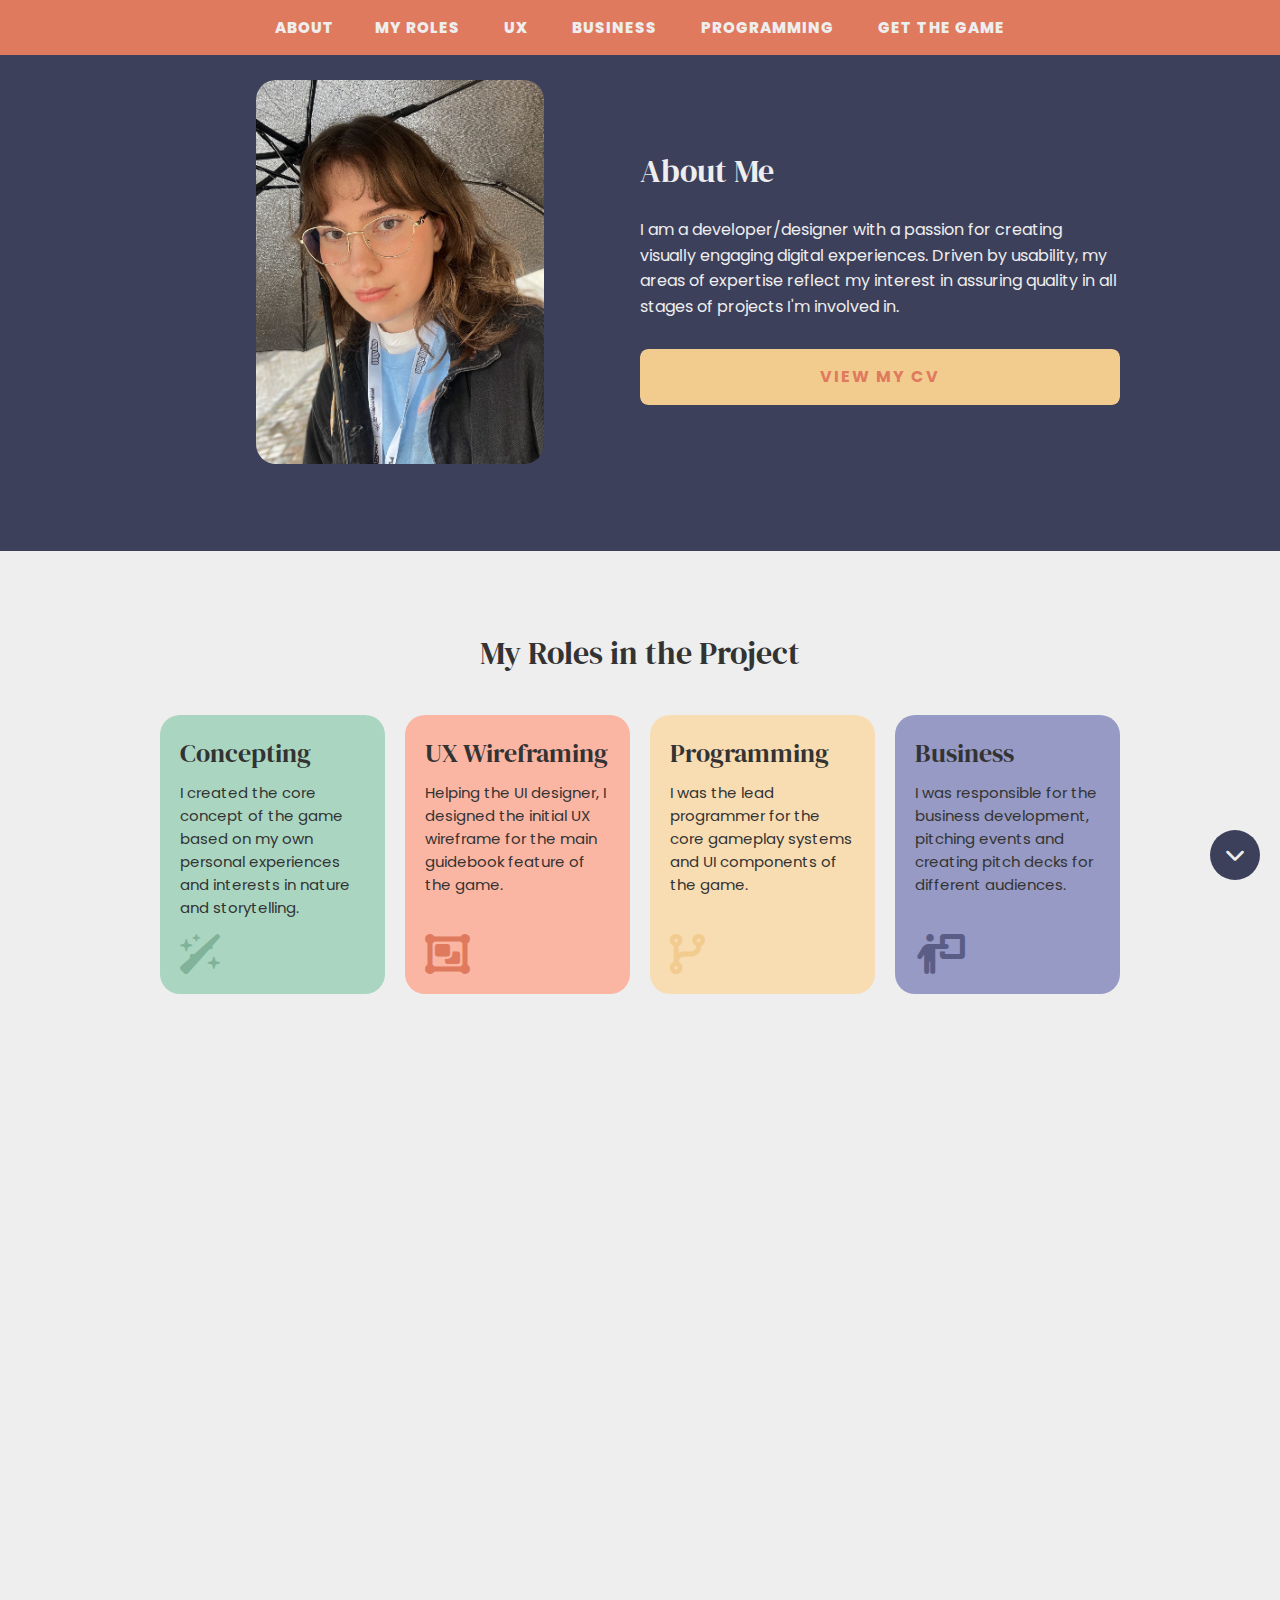
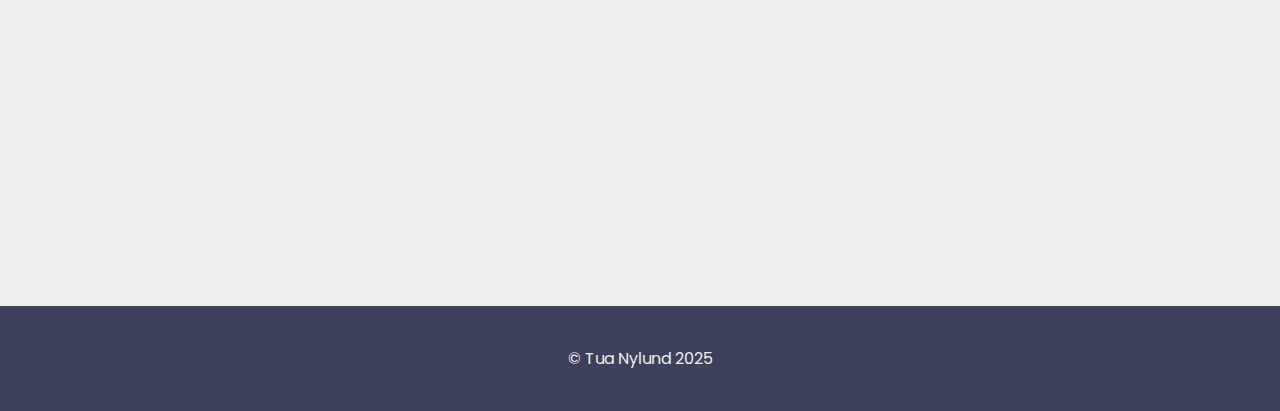
<file: design_portfolioentries/themushroomjournal.html>
<!DOCTYPE html>
<html lang="en">

<head>
  <meta charset="UTF-8" />
  <meta name="viewport" content="width=device-width, initial-scale=1.0" />
  <title>Tua Nylund</title>
  <link rel="icon" type="image/x-icon" href="/images/favicon.png">
  <link rel="stylesheet" type="text/css" href="/design_portfolioentries/styles.css" />
  <link rel="preconnect" href="https://fonts.googleapis.com">
  <link rel="preconnect" href="https://fonts.gstatic.com" crossorigin>
  <link
    href="https://fonts.googleapis.com/css2?family=DM+Serif+Display:ital@0;1&family=Noto+Sans:ital,wght@0,100..900;1,100..900&family=Poppins:ital,wght@0,100;0,200;0,300;0,400;0,500;0,600;0,700;0,800;0,900;1,100;1,200;1,300;1,400;1,500;1,600;1,700;1,800;1,900&family=Public+Sans:ital,wght@0,100..900;1,100..900&display=swap"
    rel="stylesheet">
  <link rel="stylesheet" href="https://cdnjs.cloudflare.com/ajax/libs/font-awesome/6.4.0/css/all.min.css">
  <script src="https://code.jquery.com/jquery-3.7.1.min.js"></script>

  <meta name="title" content="Tua Nylund - Portfolio">
  <meta name="description"
    content="Explore the creative portfolio and professional resume of Tua Nylund, a Junior Developer and Visual Designer from Jyväskylä, Finland.">
  <meta name="keywords"
    content="portfolio, tua, nylund, tua nylund, bba, bachelor, game developer, game designer, game production, game, video game, art, graphics, UI, UX, user experience, interface, designer, frontend developer, frontend, developer">
  <meta name="robots" content="index, follow">
  <meta http-equiv="Content-Type" content="text/html; charset=utf-8">
  <meta name="language" content="English">
  <meta name="revisit-after" content="30 days">
  <meta name="author" content="Tua Nylund">
  <meta property="og:image" content="https://tuanpuoleinen.github.io/SEO_banner_tuanylund.png" />
  <meta property="og:image:width" content="1200" />
  <meta property="og:image:height" content="628" />
</head>

<body>
  <nav class="nav" id="topNav" aria-label="Main navigation">
    <a href="#about" class="nav-home">About</a>
    <div class="nav-links">
      <a href="#expertise">My roles</a>
      <a href="#experience">UX</a>
      <a href="#education">Business</a>
      <a href="#works">Programming</a>
      <a href="#contact">Get the game</a>
    </div>
    <button href="javascript:void(0);" class="icon" aria-label="Open menu" aria-expanded="false"
      aria-controls="nav-links" onclick="respNav()">
      <i class="fa fa-bars" aria-hidden="true"></i>
    </button>
  </nav>

  <section id="about">
    <div class="about">
      <div class="portrait">
        <img src="images/tua.jpg" alt="Portrait of Tua Nylund" />
      </div>
      <div class="about-description">
        <h2>About Me</h2>
        <p>I am a developer/designer with a passion for creating visually engaging digital experiences. Driven by
          usability, my areas of expertise reflect my interest in assuring quality in all stages of projects I'm
          involved in.</p>
        <div class="button-container" style="margin: 30px 0 0 0;"><a href="CV_Tua_Nylund_WEB.pdf" target="_blank"
            class="button variant">View my CV</a>
        </div>
      </div>
    </div>
  </section>

  <section id="expertise">
    <div class="expertise">
      <h2>My Roles in the Project</h2>

      <div class="expertise-cards">
        <div class="expertise-card one">
          <h4>Concepting</h4>
          <p>I created the core concept of the game based on my own personal experiences and interests in nature and
            storytelling.</p>
          <i class="fa-solid fa-wand-sparkles"></i>
        </div>
        <div class="expertise-card two">
          <h4>UX Wireframing</h4>
          <p>Helping the UI designer, I designed the initial UX wireframe for the main guidebook feature of the game.
          </p>
          <i class="fa-solid fa-object-group"></i>
        </div>
        <div class="expertise-card three">
          <h4>Programming</h4>
          <p>I was the lead programmer for the core gameplay systems and UI components of the game.</p>
          <i class="fa-solid fa-code-branch"></i>
        </div>
        <div class="expertise-card four">
          <h4>Business</h4>
          <p>I was responsible for the business development, pitching events and creating pitch decks for different
            audiences.
          </p>
          <i class="fa-solid fa-person-chalkboard"></i>
        </div>
      </div>
    </div>
  </section>

  <section id="experience">
    <div class="experience">
      <h2>UX Wireframing</h2>
      <div class="textfloatimage">
        <div>
          <h4 style="margin-top: 0;">Modality</h4>
          <p>I designed the wireframe with the intention to keep most elements grouped together, making the design
            modal, meaning it is easier to cherry-pick parts of the design and move them around as groups for different
            iterations of the design.</p>
          <h4>Consistency</h4>
          <p>Applying the Gestalt principle of cohesion, I made sure that all UI elements in the wireframe followed a
            consistent design language, using the same spacing, typography and visual hierarchy in each respective
            element group.</p>
          <h4>Readability</h4>
          <p>I ensured that all text in the wireframe was readable and legible, using appropriate font sizes and
            contrast ratios.</p>
        </div>
        <div><a href="/design_portfolioentries/images/mushroomjournal_UXwireframe.png" target="_blank"
            data-tooltip="Click to enlarge!" data-tooltip-location="bottom"><img
              src="/design_portfolioentries/images/mushroomjournal_UXwireframe.png"
              alt="UX wireframe of the main guidebook feature of the game" /></a></div>
      </div>
    </div>
  </section>

  <section id="education">
    <div class="education">
      <h2>Business & Marketing</h2>
      <p style="margin: 15px 0;">As part of the development team, I was responsible for the business development, pitching events and creating
        pitch decks for different audiences. In this role, I learned the importance of benchmarking, market research and
        user feedback in shaping the direction of a project.</p>
        <p style="margin: 15px 0;">While it was difficult to balance the needs of different stakeholders - the school project needs and the commercial needs of a potential publisher - I learned how to effectively communicate and negotiate with different audiences. A true help for this part of my learning journey was the pitching and business development sessions held by Dmytro Zhovtobryukh.</p>
      <h3>Final Pitch Deck</h3>
      <div style="position: relative; width: 100%; height: 0; padding-top: 56.2500%;
 padding-bottom: 0; box-shadow: 0 2px 8px 0 rgba(63,69,81,0.16); margin-top: 1.6em; margin-bottom: 0.9em; overflow: hidden;
 border-radius: 8px; will-change: transform;">
        <iframe loading="lazy"
          style="position: absolute; width: 100%; height: 100%; top: 0; left: 0; border: none; padding: 0;margin: 0;"
          src="https://www.canva.com/design/DAG7McC-KQM/0FJcr60_G5ypJKIjGVw7jQ/view?embed"
          allowfullscreen="allowfullscreen" allow="fullscreen">
        </iframe>
      </div>
    </div>
  </section>

  <section id="works">
    <div class="works">
      <h2>Programming</h2>

    </div>
  </section>

  <section id="contact">
    <div class="contact">
      <h2>Get the Game!</h2>
      <p>You can get The Mushroom Journal for free on Steam!
      </p>

      <div class="contacts">
        <div class="social_buttons_tua" style="text-align: center;">
          <a data-tooltip="Steam" data-tooltip-location="bottom"
            href="https://store.steampowered.com/app/4078260/The_Mushroom_Journal/" role="button" aria-label="Steam"><i
              class="fa-brands fa-steam"></i></a>
        </div>
      </div>
      <div style="width: 300px; margin: 0 auto;"><img src="/design_portfolioentries/images/mageberry_logosmall.png"
          width="300px"></div>

    </div>
  </section>

  <footer>
    <p>&copy; Tua Nylund 2025</p>
  </footer>

  <button class="scroll-button" id="scrollToggle" aria-label="Scroll to the bottom"><i
      class="fas fa-chevron-down"></i></button>

  <script>
    // Reveal sections on scroll
    const sections = document.querySelectorAll('section');

    const revealOnScroll = () => {
      const triggerBottom = window.innerHeight * 0.85;

      sections.forEach(section => {
        const sectionTop = section.getBoundingClientRect().top;

        if (sectionTop < triggerBottom) {
          section.classList.add('revealed');
        }
      });
    };

    window.addEventListener('scroll', revealOnScroll);
    window.addEventListener('load', revealOnScroll);

    // Smooth scrolling
    document.querySelectorAll('nav a, a.button.smooth').forEach(anchor => {
      anchor.addEventListener('click', function (e) {
        e.preventDefault();
        const target = document.querySelector(this.getAttribute('href'));
        if (target) {
          window.scrollTo({
            top: target.offsetTop - 50,
            behavior: 'smooth'
          });
        }
      });
    });

    // Scroll button
    const scrollBtn = document.getElementById('scrollToggle');
    const icon = scrollBtn ? scrollBtn.querySelector('i') : null;

    if (scrollBtn && icon) {
      scrollBtn.addEventListener('click', () => {
        const scrollTop = window.scrollY;
        const about = document.getElementById('about');
        if (!about) return;
        const aboutTop = about.offsetTop - 50;

        if (scrollTop < aboutTop - 20) {
          window.scrollTo({ top: aboutTop, behavior: 'smooth' });
        } else {
          window.scrollTo({ top: 0, behavior: 'smooth' });
        }
      });

      window.addEventListener('scroll', () => {
        const scrollTop = window.scrollY;
        const about = document.getElementById('about');
        if (!about) return;
        const aboutTop = about.offsetTop - 50;

        if (scrollTop < aboutTop - 20) {
          icon.className = 'fas fa-chevron-down';
          scrollBtn.classList.add('show');
        } else {
          icon.className = 'fas fa-chevron-up';
          scrollBtn.classList.add('show');
        }
      });

      window.addEventListener('load', () => {
        scrollBtn.classList.add('show');
      });
    }

    // Responsive nav
    function respNav() {
      const nav = document.getElementById("topNav");
      if (!nav) return;

      const button = nav.querySelector(".icon");  // now a <button>
      const icon = button.querySelector("i");
      const navLinks = nav.querySelector(".nav-links");

      // Toggle menu
      const isResponsive = nav.classList.toggle("responsive");

      if (icon) {
        if (isResponsive) {
          icon.classList.remove("fa-bars");
          icon.classList.add("fa-xmark");

          // Accessibility attributes when opened
          button.setAttribute("aria-expanded", "true");
          button.setAttribute("aria-label", "Close menu");
          navLinks.setAttribute("aria-hidden", "false");

        } else {
          icon.classList.remove("fa-xmark");
          icon.classList.add("fa-bars");

          // Accessibility attributes when closed
          button.setAttribute("aria-expanded", "false");
          button.setAttribute("aria-label", "Open menu");
          navLinks.setAttribute("aria-hidden", "true");
        }
      }
    }

    // MixItUp
    document.addEventListener('DOMContentLoaded', () => {
      const containerEl = document.querySelector('#gallery');
      if (containerEl && window.mixitup) {
        var mixer = mixitup(containerEl, {
          animation: {
            enable: true,
            effects: 'fade translateZ(-100px)',
            duration: 500,
            animateResizeContainer: true,
            animateResizeTargets: true,
            nudge: true
          }
        });

        const controls = document.querySelectorAll('.controls button');
        controls.forEach(button => {
          button.addEventListener('click', () => {
            controls.forEach(btn => btn.classList.remove('active'));
            button.classList.add('active');
          });
        });
      }
    });

    // skillbars

    jQuery(document).ready(function () {
      jQuery('.skillbar').each(function () {
        jQuery(this).find('.skillbar-bar').animate({
          width: jQuery(this).attr('data-percent')
        }, 3000);
      });
    });

  </script>

</body>

</html>
</file>
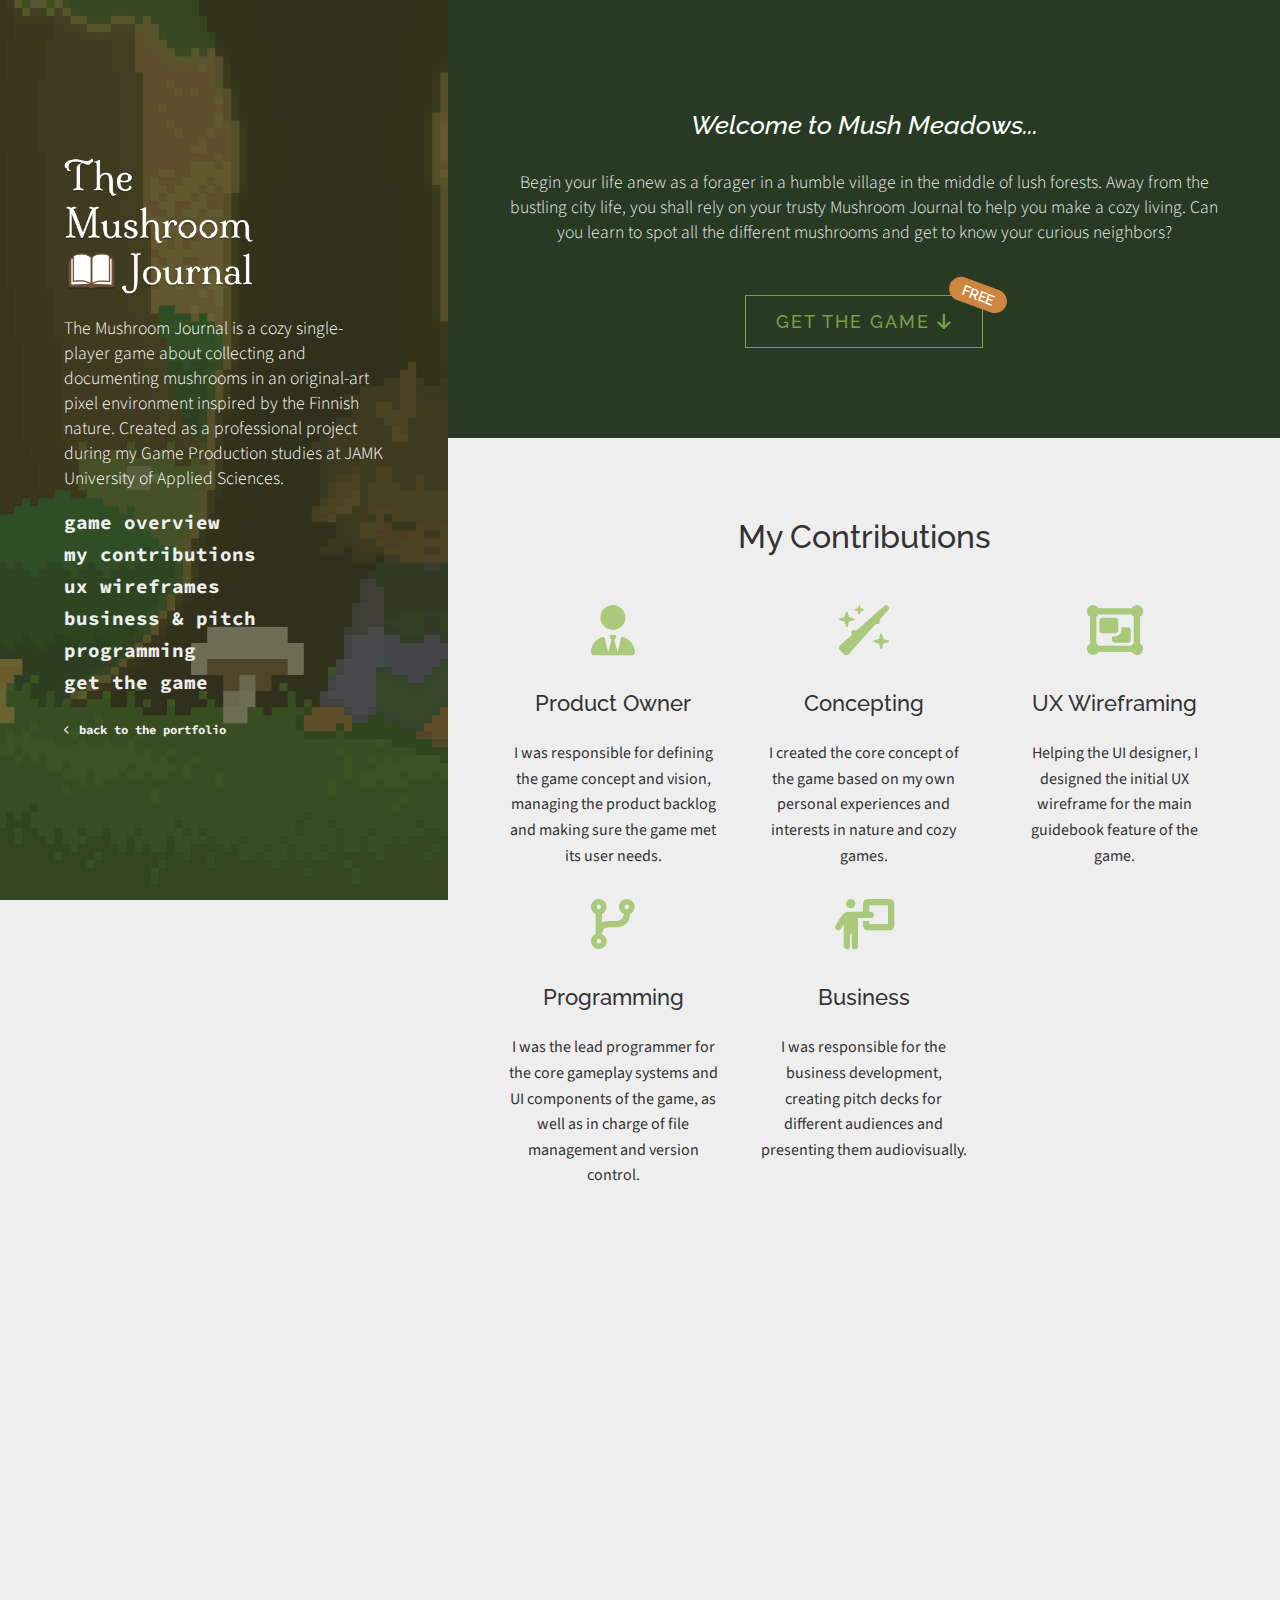
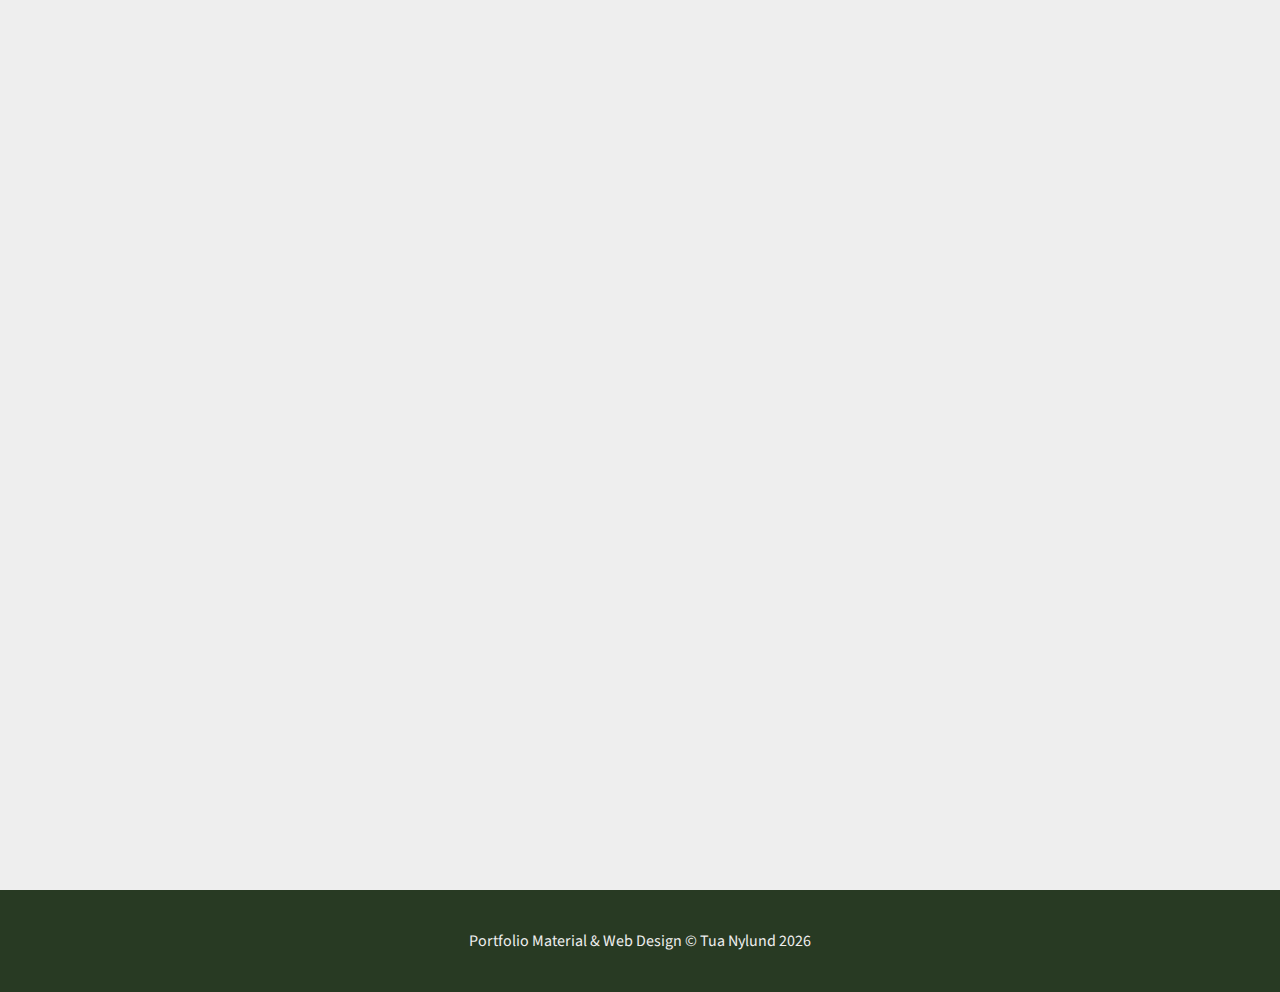
<file: portfolioentries/themushroomjournal.html>
<!DOCTYPE html>
<html lang="en">

<head>
  <meta charset="UTF-8" />
  <meta name="viewport" content="width=device-width, initial-scale=1.0" />
  <title>The Mushroom Journal - Tua Nylund</title>
  <link rel="icon" type="image/x-icon" href="/images/favicon.png">
  <link rel="stylesheet" type="text/css" href="/styles.css" />
  <link rel="preconnect" href="https://fonts.googleapis.com">
  <link rel="preconnect" href="https://fonts.gstatic.com" crossorigin>
  <link
    href="https://fonts.googleapis.com/css2?family=Raleway:ital,wght@0,100..900;1,100..900&family=Source+Code+Pro:ital,wght@0,200..900;1,200..900&family=Source+Sans+3:ital,wght@0,200..900;1,200..900&display=swap"
    rel="stylesheet">
  <link rel="stylesheet" href="https://cdnjs.cloudflare.com/ajax/libs/font-awesome/6.4.0/css/all.min.css">
  <script src="https://code.jquery.com/jquery-3.7.1.min.js"></script>

  <meta name="title" content="The Mushroom Journal - Tua Nylund">
  <meta name="description"
    content="Explore the creative portfolio and professional resume of Tua Nylund, a Junior Developer and Visual Designer from Jyväskylä, Finland.">
  <meta name="keywords"
    content="portfolio, tua, nylund, the mushroom journal, tua nylund, bba, bachelor, game developer, game designer, game production, game, video game, art, graphics, UI, UX, user experience, interface, designer, frontend developer, frontend, developer">
  <meta name="robots" content="index, follow">
  <meta http-equiv="Content-Type" content="text/html; charset=utf-8">
  <meta name="language" content="English">
  <meta name="revisit-after" content="30 days">
  <meta name="author" content="Tua Nylund">
  <meta property="og:image" content="https://tuanpuoleinen.github.io/SEO_banner_tuanylund.png" />
  <meta property="og:image:width" content="1200" />
  <meta property="og:image:height" content="628" />
</head>

<body class="themushroomjournal">
  <header id="intro" class="themushroomjournal">
    <div class="portrait themushroomjournal">
      <img src="/portfolioentries/images/themushroomjournal_logo.png" alt="The Mushroom Journal logo" />
    </div>
    <div class="about-description">
      <p>The Mushroom Journal is a cozy single-player game about collecting and documenting mushrooms in an original-art
        pixel environment inspired by the Finnish nature. Created as a professional project during my Game Production
        studies at JAMK University of Applied Sciences.</p>
    </div>
    <nav class="nav" id="topNav" aria-label="Main navigation">
      <div class="nav-links">
        <a href="#intro" class="nav-home">Game overview</a>
        <a href="#expertise">My contributions</a>
        <a href="#experience">UX Wireframes</a>
        <a href="#education">Business & pitch</a>
        <a href="#works">Programming</a>
        <a href="#contact">Get the game</a>
        <a href="/index.html" class="nav-back"><i class="fa-solid fa-chevron-left" aria-hidden="true"></i>Back to the portfolio</a>
      </div>
      <button href="javascript:void(0);" class="icon" aria-label="Open menu" aria-expanded="false"
        aria-controls="nav-links" onclick="respNav()">
        <i class="fa fa-bars" aria-hidden="true"></i>
      </button>
    </nav>
  </header>

  <section id="about" class="themushroomjournal">
    <div class="about">
      <div class="about-description">
        <h3 style="color: #fff; margin: 30px 0; font-style: italic;">Welcome to Mush Meadows...</h3>
        <p>Begin your life anew as a forager in a humble village in the middle of lush forests. Away from the bustling
          city life, you shall rely on your trusty Mushroom Journal to help you make a cozy living. Can you learn to
          spot all the different mushrooms and get to know your curious neighbors?</p>

        <div class="double-button-wrapper" style="margin-top: 40px;">
          <div class="button-container"><span class="ribbon">FREE</span><a href="#contact"
              class="button variant smooth">Get the game
              <i class="fa-solid fa-arrow-down" aria-hidden="true"></i></a></div>
        </div>
      </div>
    </div>
  </section>

  <section id="expertise">
    <div class="expertise">
      <h2>My Contributions</h2>

      <div class="expertise-list">
        <div class="expertise-item">
          <i class="fa-solid fa-user-tie" aria-hidden="true"></i>
          <h4>Product Owner</h4>
          <p>I was responsible for defining the game concept and vision, managing the product backlog and making sure
            the game met its user needs.</p>
        </div>
        <div class="expertise-item">
          <i class="fa-solid fa-wand-sparkles" aria-hidden="true"></i>
          <h4>Concepting</h4>
          <p>I created the core concept of the game based on my own personal experiences and interests in nature and
            cozy games.</p>
        </div>
        <div class="expertise-item">
          <i class="fa-solid fa-object-group" aria-hidden="true"></i>
          <h4>UX Wireframing</h4>
          <p>Helping the UI designer, I designed the initial UX wireframe for the main guidebook feature of the game.
          </p>
        </div>
        <div class="expertise-item" style="margin-top: 20px;">
          <i class="fa-solid fa-code-branch" aria-hidden="true"></i>
          <h4>Programming</h4>
          <p>I was the lead programmer for the core gameplay systems and UI components of the game, as well as in charge
            of file management and version control.</p>
        </div>
        <div class="expertise-item" style="margin-top: 20px;">
          <i class="fa-solid fa-person-chalkboard" aria-hidden="true"></i>
          <h4>Business</h4>
          <p>I was responsible for the business development, creating pitch decks for different
            audiences and presenting them audiovisually.
          </p>
        </div>
      </div>
    </div>
  </section>

  <section id="experience">
    <div class="experience">
      <h2 style="margin-bottom: 40px;">UX Wireframing</h2>
      <div class="textfloatimage">
        <div><a href="/portfolioentries/images/mushroomjournal_UXwireframe.png" target="_blank"
            data-tooltip="Click to enlarge!" data-tooltip-location="bottom"><img
              src="/portfolioentries/images/mushroomjournal_UXwireframe.png" width="400px"
              alt="UX wireframe of the main guidebook feature of the game" /></a></div>
        <div>
          <h4>Modality</h4>
          <p>I designed the wireframe with the intention to keep most elements grouped together, making the design
            modal, meaning it is easier to cherry-pick parts of the design and move them around as groups. As I was not
            the sole designer, I made sure to document and communicate the design decisions clearly to ensure
            consistency across all iterations.</p>
          <h4>Consistency</h4>
          <p>Applying the Gestalt principle of cohesion, I made sure that all UI elements in the wireframe followed a
            consistent design language, using the same spacing, typography and visual hierarchy in each respective
            element group. Consistent design language helps the user understand the relationships between UI elements,
            therefore reducing the cognitive load while playing - a key aspect of a cozy game experience.</p>
          <h4>Readability</h4>
          <p>I ensured that all text in the wireframe was readable and legible, using appropriate font sizes and
            contrast ratios. Not only is the UX design easier to understand, but it also enhances the overall viewing
            experience by reducing eye strain and improving accessibility.</p>
        </div>
      </div>
    </div>
  </section>

  <section id="education">
    <div class="education">
      <h2>Business & Marketing</h2>
      <p style="margin: 15px 0;">As part of the development team, I was responsible for the business development,
        pitching events and creating
        pitch decks for different audiences. In this role, I learned the importance of benchmarking, market research and
        user feedback in shaping the direction of a project.</p>
      <p style="margin: 15px 0;">While it was difficult to balance the needs of different stakeholders - the school
        project needs and the commercial needs of a potential publisher - I learned how to effectively communicate and
        negotiate with different audiences. A true help for this part of my learning journey was the pitching and
        business development sessions held by Dmytro Zhovtobryukh.</p>
      <h3>Final Pitch Deck</h3>
      <div style="position: relative; width: 100%; height: 0; padding-top: 56.2500%;
 padding-bottom: 0; box-shadow: 0 2px 8px 0 rgba(63,69,81,0.16); margin-top: 1.6em; margin-bottom: 0.9em; overflow: hidden;
 border-radius: 8px; will-change: transform;">
        <iframe loading="lazy"
          style="position: absolute; width: 100%; height: 100%; top: 0; left: 0; border: none; padding: 0;margin: 0;"
          src="https://www.canva.com/design/DAG7McC-KQM/0FJcr60_G5ypJKIjGVw7jQ/view?embed"
          allowfullscreen="allowfullscreen" allow="fullscreen">
        </iframe>
      </div>
    </div>
  </section>

  <section id="works">
    <div class="works">
      <h2>Programming</h2>
      <p>As the lead programmer, I was responsible for implementing core game mechanics and systems in Unity. As this
        project was my first major project in Unity, I learned a lot about the engine's architecture and how to
        structure code for maintainability and scalability. I struggled with managing the complexity of the codebase and
        ensuring that it was easy to maintain and extend, as the scope of the project grew - I luckily got help from
        senior developers who helped me extend my knowledge and skills in Unity development. A few of my key
        contributions include:</p>
      <button class="accordion-header">Mushroom Data</button>
      <div class="accordion-panel">
        <p style="margin: 20px;">I created the MushroomData scriptable object for each type of mushroom for easy storing
          of information about the mushrooms. I learned
          how to use ScriptableObjects in Unity to store and manage data for different mushroom types, including their
          rarity, spawn locations, and visual properties. In addition to the execution of code, I learned more about the
          Unity Engine and how to format the Inspector window to display the data in a user-friendly way. Adding headers
          and descriptions to the Inspector window made it easier for the artists and game designers to also understand
          and modify the data, making my workload lighter for implementation tasks.</p>
        <code>
            <pre style="color: rgb(201, 209, 217);font-weight: 400; "><span style="color: rgb(255, 123, 114); font-weight: 400;">using</span> UnityEngine;

<span style="color: rgb(139, 148, 158); font-weight: 400;">// mushroom rarity levels enumeration</span>
<span style="color: rgb(255, 123, 114); font-weight: 400;">public</span> <span style="color: rgb(255, 166, 87); font-weight: 400;">enum</span> Rarity { Common = <span style="color: rgb(121, 192, 255); font-weight: 400;">1</span>, Uncommon = <span style="color: rgb(121, 192, 255); font-weight: 400;">2</span>, Rare = <span style="color: rgb(121, 192, 255); font-weight: 400;">3</span>, Epic = <span style="color: rgb(121, 192, 255); font-weight: 400;">4</span>, Legendary = <span style="color: rgb(121, 192, 255); font-weight: 400;">5</span> }

<span style="color: rgb(139, 148, 158); font-weight: 400;">// different locations where mushrooms can spawn</span>
<span style="color: rgb(255, 123, 114); font-weight: 400;">public</span> <span style="color: rgb(255, 166, 87); font-weight: 400;">enum</span> SpawnLocation { DryWoods, WetWoods, FallenTree, Clearing, Meadow, Swamp, Cave, BirchTrees, SpruceTrees, Chanterelle }

<span style="color: rgb(139, 148, 158); font-weight: 400;">// seasons affecting mushroom spawning</span>
<span style="color: rgb(255, 123, 114); font-weight: 400;">public</span> <span style="color: rgb(255, 166, 87); font-weight: 400;">enum</span> Season { Spring, Summer, Fall, Winter }
 
<span style="color: rgb(255, 123, 114); font-weight: 400;">public</span> <span style="color: rgb(255, 166, 87); font-weight: 400;">enum</span> CapType { None, RoughEdged, SmoothEdged, ConeShaped, Flat, OvalLike }
<span style="color: rgb(255, 123, 114); font-weight: 400;">public</span> <span style="color: rgb(255, 166, 87); font-weight: 400;">enum</span> GillType { Gills, Pores, Teeth, Smooth }
<span style="color: rgb(255, 123, 114); font-weight: 400;">public</span> <span style="color: rgb(255, 166, 87); font-weight: 400;">enum</span> StemType { Long, Short, Volva, Ring }

[<span style="color: rgb(121, 192, 255); font-weight: 400;">CreateAssetMenu(menuName = <span style="color: rgb(165, 214, 255); font-weight: 400;">"Mushrooms/New Mushroom"</span>)</span>]
<span style="color: rgb(255, 123, 114); font-weight: 400;">public</span> <span style="color: rgb(255, 123, 114); font-weight: 400;">class</span> <span style="color: rgb(210, 168, 255); font-weight: 400;">MushroomData</span> : <span style="color: rgb(210, 168, 255); font-weight: 400;">ScriptableObject</span>
{
    [<span style="color: rgb(121, 192, 255); font-weight: 400;">Header(<span style="color: rgb(165, 214, 255); font-weight: 400;">"General Info"</span>)</span>]
    <span style="color: rgb(255, 123, 114); font-weight: 400;">public</span> <span style="color: rgb(255, 166, 87); font-weight: 400;">string</span> mushroomName;
    <span style="color: rgb(255, 123, 114); font-weight: 400;">public</span> <span style="color: rgb(255, 166, 87); font-weight: 400;">string</span> mushroomScientificName;

    [<span style="color: rgb(121, 192, 255); font-weight: 400;">TextArea</span>]
    [<span style="color: rgb(121, 192, 255); font-weight: 400;">Tooltip(<span style="color: rgb(165, 214, 255); font-weight: 400;">"What to show in the guide book entry for this mushroom. \"</span>This mushroom is this and that\<span style="color: rgb(165, 214, 255); font-weight: 400;">""</span>)</span>]
    <span style="color: rgb(255, 123, 114); font-weight: 400;">public</span> <span style="color: rgb(255, 166, 87); font-weight: 400;">string</span> mushroomInfo;
    [<span style="color: rgb(121, 192, 255); font-weight: 400;">TextArea</span>]
    [<span style="color: rgb(121, 192, 255); font-weight: 400;">Tooltip(<span style="color: rgb(165, 214, 255); font-weight: 400;">"What to show in the checklist entry for the mushroom. \"</span>This mushroom is this and that\<span style="color: rgb(165, 214, 255); font-weight: 400;">""</span>)</span>]
    <span style="color: rgb(255, 123, 114); font-weight: 400;">public</span> <span style="color: rgb(255, 166, 87); font-weight: 400;">string</span> mushroomShortInfo;

    [<span style="color: rgb(121, 192, 255); font-weight: 400;">Header(<span style="color: rgb(165, 214, 255); font-weight: 400;">"Sprites"</span>)</span>]
    <span style="color: rgb(255, 123, 114); font-weight: 400;">public</span> Sprite worldSprite;   <span style="color: rgb(139, 148, 158); font-weight: 400;">// shown in the world map</span>
    <span style="color: rgb(255, 123, 114); font-weight: 400;">public</span> Sprite displaySprite; <span style="color: rgb(139, 148, 158); font-weight: 400;">// shown in checklist page UI</span>
    <span style="color: rgb(255, 123, 114); font-weight: 400;">public</span> Sprite sketchSprite;  <span style="color: rgb(139, 148, 158); font-weight: 400;">// shown in mushroom page UI</span>

    [<span style="color: rgb(121, 192, 255); font-weight: 400;">Header(<span style="color: rgb(165, 214, 255); font-weight: 400;">"Properties"</span>)</span>]
    <span style="color: rgb(255, 123, 114); font-weight: 400;">public</span> <span style="color: rgb(255, 166, 87); font-weight: 400;">bool</span> isEdible;
    <span style="color: rgb(255, 123, 114); font-weight: 400;">public</span> <span style="color: rgb(255, 166, 87); font-weight: 400;">bool</span> isPoisonous;

    [<span style="color: rgb(121, 192, 255); font-weight: 400;">Header(<span style="color: rgb(165, 214, 255); font-weight: 400;">"Identification Traits"</span>)</span>]
    <span style="color: rgb(255, 123, 114); font-weight: 400;">public</span> CapType[] capTraits;
    <span style="color: rgb(255, 123, 114); font-weight: 400;">public</span> GillType[] gillTraits;
    <span style="color: rgb(255, 123, 114); font-weight: 400;">public</span> StemType[] stemTraits;

    [<span style="color: rgb(121, 192, 255); font-weight: 400;">Header(<span style="color: rgb(165, 214, 255); font-weight: 400;">"Economy Settings"</span>)</span>]
    <span style="color: rgb(255, 123, 114); font-weight: 400;">public</span> <span style="color: rgb(255, 166, 87); font-weight: 400;">int</span> marketValue;
    <span style="color: rgb(139, 148, 158); font-weight: 400;">// public int penaltyValue;</span>
    <span style="color: rgb(255, 123, 114); font-weight: 400;">public</span> <span style="color: rgb(255, 166, 87); font-weight: 400;">int</span> blackMarketValue;

    [<span style="color: rgb(121, 192, 255); font-weight: 400;">Header(<span style="color: rgb(165, 214, 255); font-weight: 400;">"Spawn Settings"</span>)</span>]
    <span style="color: rgb(255, 123, 114); font-weight: 400;">public</span> Rarity rarity = Rarity.Common;   <span style="color: rgb(139, 148, 158); font-weight: 400;">// controls how rare this mushroom is</span>
    <span style="color: rgb(255, 123, 114); font-weight: 400;">public</span> SpawnLocation[] spawnLocations;  <span style="color: rgb(139, 148, 158); font-weight: 400;">// locations where this mushroom can spawn</span>
    <span style="color: rgb(255, 123, 114); font-weight: 400;">public</span> Season[] spawnSeasons;           <span style="color: rgb(139, 148, 158); font-weight: 400;">// seasons when this mushroom can spawn</span>
}
</pre>
          </code>
      </div>

      <button class="accordion-header">Mushroom Spawner</button>
      <div class="accordion-panel">
        <p style="margin: 20px;">I created the logic for spawning mushrooms in the game. The spawner is responsible for
          placing mushrooms in specific locations based on the current season and location type. The spawner uses a
          function, <i>ChooseMushroom</i>, to create a weighted list of spawning candidate mushrooms based on rarity,
          and the list is then used to select a random mushroom for the specific spawn point. Each spawn point has its
          own spawn location and spawn chance percentage that affects the spawning probability.</p>
        <code>
          <pre style="color: rgb(201, 209, 217); font-weight: 400; "><span style="color: rgb(255, 123, 114); font-weight: 400;">using</span> System.Collections.Generic;
<span style="color: rgb(255, 123, 114); font-weight: 400;">using</span> UnityEngine;

<span style="color: rgb(255, 123, 114); font-weight: 400;">public</span> <span style="color: rgb(255, 123, 114); font-weight: 400;">class</span> <span style="color: rgb(210, 168, 255); font-weight: 400;">MushroomSpawner</span> : <span style="color: rgb(210, 168, 255); font-weight: 400;">MonoBehaviour</span>
{
    [<span style="color: rgb(121, 192, 255); font-weight: 400;">Header(<span style="color: rgb(165, 214, 255); font-weight: 400;">"Spawner Settings"</span>)</span>]
    <span style="color: rgb(255, 123, 114); font-weight: 400;">public</span> GameObject mushroomPrefab; <span style="color: rgb(139, 148, 158); font-weight: 400;">// prefab for the mushroom with MushroomInteractable and SpriteRenderer</span>
    <span style="color: rgb(255, 123, 114); font-weight: 400;">public</span> MushroomData[] allMushrooms; <span style="color: rgb(139, 148, 158); font-weight: 400;">// array of all possible mushroom types</span>
    <span style="color: rgb(255, 123, 114); font-weight: 400;">public</span> Transform[] spawnPoints; <span style="color: rgb(139, 148, 158); font-weight: 400;">// points where mushrooms can spawn</span>

    <span style="color: rgb(201, 209, 217); font-weight: 400;"><span style="color: rgb(255, 123, 114); font-weight: 400;">void</span> <span style="color: rgb(210, 168, 255); font-weight: 400;">Start</span>()</span>
    {
        SpawnMushrooms();
    }

    <span style="color: rgb(201, 209, 217); font-weight: 400;"><span style="color: rgb(255, 123, 114); font-weight: 400;">void</span> <span style="color: rgb(210, 168, 255); font-weight: 400;">SpawnMushrooms</span>()</span>
    {
        Debug.Log(<span style="color: rgb(165, 214, 255); font-weight: 400;">"Spawner running at "</span> + gameObject.name);

        Season currentSeason = GameManager.Instance.currentSeason; <span style="color: rgb(139, 148, 158); font-weight: 400;">// get current season from GameManager</span>

        <span style="color: rgb(255, 123, 114); font-weight: 400;">foreach</span> (Transform point <span style="color: rgb(255, 123, 114); font-weight: 400;">in</span> spawnPoints)
        {
            SpawnPoint sp = point.GetComponent&lt;SpawnPoint&gt;();
            <span style="color: rgb(255, 123, 114); font-weight: 400;">if</span> (sp == <span style="color: rgb(121, 192, 255); font-weight: 400;">null</span>) <span style="color: rgb(255, 123, 114); font-weight: 400;">continue</span>; <span style="color: rgb(139, 148, 158); font-weight: 400;">// ensure the spawn point has a SpawnPoint component</span>

            <span style="color: rgb(255, 123, 114); font-weight: 400;">if</span> (Random.<span style="color: rgb(255, 123, 114); font-weight: 400;">value</span> &lt;= sp.spawnChance) <span style="color: rgb(139, 148, 158); font-weight: 400;">// check spawn chance from SpawnPoint</span>
            {
                <span style="color: rgb(139, 148, 158); font-weight: 400;">// loop through all locationTypes for this spawn point</span>
                <span style="color: rgb(255, 123, 114); font-weight: 400;">foreach</span> (<span style="color: rgb(255, 123, 114); font-weight: 400;">var</span> locationType <span style="color: rgb(255, 123, 114); font-weight: 400;">in</span> sp.locationTypes)
                {
                    MushroomData chosenData = ChooseMushroom(locationType, currentSeason); <span style="color: rgb(139, 148, 158); font-weight: 400;">// pass each location type</span>
                    <span style="color: rgb(255, 123, 114); font-weight: 400;">if</span> (chosenData != <span style="color: rgb(121, 192, 255); font-weight: 400;">null</span>)
                    {
                        GameObject mushroom = Instantiate(mushroomPrefab, point.position, Quaternion.identity); <span style="color: rgb(139, 148, 158); font-weight: 400;">// spawn the mushroom</span>
                        MushroomInteractable interactable = mushroom.GetComponent&lt;MushroomInteractable&gt;(); <span style="color: rgb(139, 148, 158); font-weight: 400;">// assign data to the interactable</span>

                        <span style="color: rgb(255, 123, 114); font-weight: 400;">if</span> (interactable != <span style="color: rgb(121, 192, 255); font-weight: 400;">null</span>)
                            interactable.data = chosenData; <span style="color: rgb(139, 148, 158); font-weight: 400;">// assign the chosen mushroom data</span>

                        SpriteRenderer sr = mushroom.GetComponent&lt;SpriteRenderer&gt;(); <span style="color: rgb(139, 148, 158); font-weight: 400;">// set the sprite</span>
                        <span style="color: rgb(255, 123, 114); font-weight: 400;">if</span> (sr != <span style="color: rgb(121, 192, 255); font-weight: 400;">null</span>)
                            sr.sprite = chosenData.worldSprite;
                        <span style="color: rgb(255, 123, 114); font-weight: 400;">break</span>; <span style="color: rgb(139, 148, 158); font-weight: 400;">// spawn only one mushroom per spawn point</span>
                    }
                }
            }
        }
    }

    <span style="color: rgb(201, 209, 217); font-weight: 400;">MushroomData <span style="color: rgb(210, 168, 255); font-weight: 400;">ChooseMushroom</span>(<span style="color: rgb(201, 209, 217); font-weight: 400;">SpawnLocation location, Season season</span>)</span>
    {
        List&lt;MushroomData&gt; candidates = <span style="color: rgb(255, 123, 114); font-weight: 400;">new</span> List&lt;MushroomData&gt;();

        <span style="color: rgb(255, 123, 114); font-weight: 400;">foreach</span> (MushroomData data <span style="color: rgb(255, 123, 114); font-weight: 400;">in</span> allMushrooms) <span style="color: rgb(139, 148, 158); font-weight: 400;">// filter mushrooms based on location, season, and rarity</span>
        {
            <span style="color: rgb(255, 166, 87); font-weight: 400;">bool</span> validLocation = System.Array.Exists(data.spawnLocations, l =&gt; l == location);
            <span style="color: rgb(255, 166, 87); font-weight: 400;">bool</span> validSeason = System.Array.Exists(data.spawnSeasons, s =&gt; s == season);

            <span style="color: rgb(255, 123, 114); font-weight: 400;">if</span> (validLocation &amp;&amp; validSeason)
            {
                <span style="color: rgb(255, 166, 87); font-weight: 400;">int</span> weight = (<span style="color: rgb(255, 166, 87); font-weight: 400;">int</span>)Rarity.Legendary + <span style="color: rgb(121, 192, 255); font-weight: 400;">1</span> - (<span style="color: rgb(255, 166, 87); font-weight: 400;">int</span>)data.rarity;
                <span style="color: rgb(255, 123, 114); font-weight: 400;">for</span> (<span style="color: rgb(255, 166, 87); font-weight: 400;">int</span> i = <span style="color: rgb(121, 192, 255); font-weight: 400;">0</span>; i &lt; weight; i++) <span style="color: rgb(139, 148, 158); font-weight: 400;">// add multiple entries for higher rarity (the weighted list thingy)</span>
                    candidates.Add(data);
            }
        }

        <span style="color: rgb(255, 123, 114); font-weight: 400;">if</span> (candidates.Count == <span style="color: rgb(121, 192, 255); font-weight: 400;">0</span>) <span style="color: rgb(255, 123, 114); font-weight: 400;">return</span> <span style="color: rgb(121, 192, 255); font-weight: 400;">null</span>;

        <span style="color: rgb(255, 166, 87); font-weight: 400;">int</span> index = Random.Range(<span style="color: rgb(121, 192, 255); font-weight: 400;">0</span>, candidates.Count);
        <span style="color: rgb(255, 123, 114); font-weight: 400;">return</span> candidates[index]; <span style="color: rgb(139, 148, 158); font-weight: 400;">// return a random mushroom [index] from the weighted candidates</span>
    }
}

<span style="color: rgb(255, 123, 114); font-weight: 400;">using</span> UnityEngine;
<span style="color: rgb(255, 123, 114); font-weight: 400;">using</span> System.Collections.Generic;

<span style="color: rgb(255, 123, 114); font-weight: 400;">public</span> <span style="color: rgb(255, 123, 114); font-weight: 400;">class</span> <span style="color: rgb(210, 168, 255); font-weight: 400;">SpawnPoint</span> : <span style="color: rgb(210, 168, 255); font-weight: 400;">MonoBehaviour</span>
{
    [<span style="color: rgb(121, 192, 255); font-weight: 400;">SerializeField</span>]
    <span style="color: rgb(255, 123, 114); font-weight: 400;">public</span> List&lt;SpawnLocation&gt; locationTypes = <span style="color: rgb(255, 123, 114); font-weight: 400;">new</span> List&lt;SpawnLocation&gt;(); <span style="color: rgb(139, 148, 158); font-weight: 400;">// types of locations this spawn point can represent</span>
    [<span style="color: rgb(121, 192, 255); font-weight: 400;">Range(0f, 1f)</span>] <span style="color: rgb(255, 123, 114); font-weight: 400;">public</span> <span style="color: rgb(255, 166, 87); font-weight: 400;">float</span> spawnChance = <span style="color: rgb(121, 192, 255); font-weight: 400;">0.5f</span>; <span style="color: rgb(139, 148, 158); font-weight: 400;">// chance of spawning a mushroom at this point</span>
}
</pre>
        </code>
      </div>

      <button class="accordion-header">UI Manager</button>
      <div class="accordion-panel">
        <p style="margin: 20px;">The UIManager handles the main functionalities' UI functionalities, such as populating
          the inspection panel's checklists, handling what Pick and Leave buttons do, as well as displaying basket and
          warning texts on the screen.</p>
        <code>
<pre style="color: rgb(201, 209, 217); font-weight: 400; "><span style="color: rgb(255, 123, 114); font-weight: 400;">using</span> UnityEngine;
<span style="color: rgb(255, 123, 114); font-weight: 400;">using</span> UnityEngine.UI;
<span style="color: rgb(255, 123, 114); font-weight: 400;">using</span> TMPro;

<span style="color: rgb(255, 123, 114); font-weight: 400;">public</span> <span style="color: rgb(255, 123, 114); font-weight: 400;">class</span> <span style="color: rgb(210, 168, 255); font-weight: 400;">UIManager</span> : <span style="color: rgb(210, 168, 255); font-weight: 400;">MonoBehaviour</span>
{
    <span style="color: rgb(255, 123, 114); font-weight: 400;">public</span> <span style="color: rgb(255, 123, 114); font-weight: 400;">static</span> UIManager Instance;

    [<span style="color: rgb(121, 192, 255); font-weight: 400;">Header(<span style="color: rgb(165, 214, 255); font-weight: 400;">"Inspection UI"</span>)</span>]
    <span style="color: rgb(255, 123, 114); font-weight: 400;">public</span> GameObject inspectionPanel;
    <span style="color: rgb(255, 123, 114); font-weight: 400;">public</span> Image displayImage;
    <span style="color: rgb(255, 123, 114); font-weight: 400;">public</span> GuidebookUI guidebookUI;

    [<span style="color: rgb(121, 192, 255); font-weight: 400;">Header(<span style="color: rgb(165, 214, 255); font-weight: 400;">"Checklist Sections"</span>)</span>]
    <span style="color: rgb(255, 123, 114); font-weight: 400;">public</span> GameObject capSection;
    <span style="color: rgb(255, 123, 114); font-weight: 400;">public</span> GameObject gillsSection;
    <span style="color: rgb(255, 123, 114); font-weight: 400;">public</span> GameObject stemSection;

    [<span style="color: rgb(121, 192, 255); font-weight: 400;">Header(<span style="color: rgb(165, 214, 255); font-weight: 400;">"Inventory UI"</span>)</span>]
    <span style="color: rgb(255, 123, 114); font-weight: 400;">public</span> TextMeshProUGUI basketCountText; <span style="color: rgb(139, 148, 158); font-weight: 400;">// Basket count display</span>

    <span style="color: rgb(255, 123, 114); font-weight: 400;">private</span> GameObject currentMushroomObject;
    <span style="color: rgb(255, 123, 114); font-weight: 400;">private</span> MushroomData currentMushroomData;
    [<span style="color: rgb(121, 192, 255); font-weight: 400;">SerializeField</span>] <span style="color: rgb(255, 123, 114); font-weight: 400;">private</span> PlayerController playerController;
    <span style="color: rgb(255, 123, 114); font-weight: 400;">public</span> TextMeshProUGUI warningText;

    <span style="color: rgb(201, 209, 217); font-weight: 400;"><span style="color: rgb(255, 123, 114); font-weight: 400;">void</span> <span style="color: rgb(210, 168, 255); font-weight: 400;">Awake</span>()</span>
    {
        <span style="color: rgb(255, 123, 114); font-weight: 400;">if</span> (Instance == <span style="color: rgb(121, 192, 255); font-weight: 400;">null</span>) Instance = <span style="color: rgb(255, 123, 114); font-weight: 400;">this</span>;
        <span style="color: rgb(255, 123, 114); font-weight: 400;">else</span> Destroy(gameObject);

        <span style="color: rgb(255, 123, 114); font-weight: 400;">if</span> (playerController == <span style="color: rgb(121, 192, 255); font-weight: 400;">null</span>)
        {
            playerController = FindFirstObjectByType&lt;PlayerController&gt;();   <span style="color: rgb(139, 148, 158); font-weight: 400;">// find player controller in scene if not assigned</span>
        }
    }

    <span style="color: rgb(201, 209, 217); font-weight: 400;"><span style="color: rgb(255, 123, 114); font-weight: 400;">public</span> <span style="color: rgb(255, 123, 114); font-weight: 400;">void</span> <span style="color: rgb(210, 168, 255); font-weight: 400;">OpenInspection</span>(<span style="color: rgb(201, 209, 217); font-weight: 400;">MushroomData data, GameObject mushroomObject</span>)</span>
    {
        <span style="color: rgb(255, 123, 114); font-weight: 400;">if</span> (data == <span style="color: rgb(121, 192, 255); font-weight: 400;">null</span>)
        {
            Debug.LogError(<span style="color: rgb(165, 214, 255); font-weight: 400;">"UIManager.OpenInspection: data is null!"</span>);
            <span style="color: rgb(255, 123, 114); font-weight: 400;">return</span>;
        }

        currentMushroomData = data;
        currentMushroomObject = mushroomObject;

        <span style="color: rgb(255, 123, 114); font-weight: 400;">if</span> (displayImage != <span style="color: rgb(121, 192, 255); font-weight: 400;">null</span> &amp;&amp; data.displaySprite != <span style="color: rgb(121, 192, 255); font-weight: 400;">null</span>)
            displayImage.sprite = data.displaySprite;

        inspectionPanel.SetActive(<span style="color: rgb(121, 192, 255); font-weight: 400;">true</span>);

        PopulateChecklist(capSection, currentMushroomData.capTraits);
        PopulateChecklist(gillsSection, currentMushroomData.gillTraits);
        PopulateChecklist(stemSection, currentMushroomData.stemTraits);

        guidebookUI.SetupGuidebook(data);
    }

    <span style="color: rgb(201, 209, 217); font-weight: 400;"><span style="color: rgb(255, 123, 114); font-weight: 400;">public</span> <span style="color: rgb(255, 123, 114); font-weight: 400;">void</span> <span style="color: rgb(210, 168, 255); font-weight: 400;">OnPickButton</span>()</span>
    {
        <span style="color: rgb(255, 123, 114); font-weight: 400;">if</span> (currentMushroomObject == <span style="color: rgb(121, 192, 255); font-weight: 400;">null</span> || currentMushroomData == <span style="color: rgb(121, 192, 255); font-weight: 400;">null</span>)
        {
            CloseInspection();
            <span style="color: rgb(255, 123, 114); font-weight: 400;">return</span>;
        }

        <span style="color: rgb(255, 123, 114); font-weight: 400;">if</span> (!guidebookUI.IsSureMushroomIs(currentMushroomData))
        {
            guidebookUI.ShowUnsureMessage();
            currentMushroomObject.GetComponent&lt;MushroomInteractable&gt;().Interactable = <span style="color: rgb(121, 192, 255); font-weight: 400;">false</span>;
            <span style="color: rgb(255, 123, 114); font-weight: 400;">return</span>;
        }

        <span style="color: rgb(139, 148, 158); font-weight: 400;">// if correct, increment identification count (insta-pick feature)</span>
        GameManager.Instance.playerData.IncrementIdentification(currentMushroomData.mushroomName);

        <span style="color: rgb(255, 166, 87); font-weight: 400;">bool</span> picked = <span style="color: rgb(121, 192, 255); font-weight: 400;">true</span>;
        <span style="color: rgb(255, 123, 114); font-weight: 400;">if</span> (InventoryManager.Instance != <span style="color: rgb(121, 192, 255); font-weight: 400;">null</span>)
        {
            picked = InventoryManager.Instance.AddMushroom(currentMushroomData);
        }

        <span style="color: rgb(255, 123, 114); font-weight: 400;">if</span> (!picked)
        {
            <span style="color: rgb(255, 123, 114); font-weight: 400;">return</span>;
        }

        Destroy(currentMushroomObject);
        CloseInspection();
    }

    <span style="color: rgb(201, 209, 217); font-weight: 400;"><span style="color: rgb(255, 123, 114); font-weight: 400;">public</span> <span style="color: rgb(255, 123, 114); font-weight: 400;">void</span> <span style="color: rgb(210, 168, 255); font-weight: 400;">OnLeaveButton</span>()</span> =&gt; CloseInspection();

    <span style="color: rgb(201, 209, 217); font-weight: 400;"><span style="color: rgb(255, 123, 114); font-weight: 400;">private</span> <span style="color: rgb(255, 123, 114); font-weight: 400;">void</span> <span style="color: rgb(210, 168, 255); font-weight: 400;">CloseInspection</span>()</span>
    {
        currentMushroomObject = <span style="color: rgb(121, 192, 255); font-weight: 400;">null</span>;
        currentMushroomData = <span style="color: rgb(121, 192, 255); font-weight: 400;">null</span>;
        inspectionPanel.SetActive(<span style="color: rgb(121, 192, 255); font-weight: 400;">false</span>);

        PlayerController.CanMove = <span style="color: rgb(121, 192, 255); font-weight: 400;">true</span>; <span style="color: rgb(139, 148, 158); font-weight: 400;">// re-enable player movement</span>
    }

    <span style="color: rgb(201, 209, 217); font-weight: 400;"><span style="color: rgb(255, 123, 114); font-weight: 400;">private</span> <span style="color: rgb(255, 123, 114); font-weight: 400;">void</span> <span style="color: rgb(210, 168, 255); font-weight: 400;">PopulateChecklist</span>&lt;<span style="color: rgb(210, 168, 255); font-weight: 400;">T</span>&gt;(<span style="color: rgb(201, 209, 217); font-weight: 400;">GameObject section, T[] traits</span>) <span style="color: rgb(255, 123, 114); font-weight: 400;">where</span> T : System.Enum</span>
    {
        <span style="color: rgb(255, 123, 114); font-weight: 400;">foreach</span> (Toggle toggle <span style="color: rgb(255, 123, 114); font-weight: 400;">in</span> section.GetComponentsInChildren&lt;Toggle&gt;())
        {
            TMP_Text label = toggle.GetComponentInChildren&lt;TMP_Text&gt;();
            <span style="color: rgb(255, 123, 114); font-weight: 400;">if</span> (label != <span style="color: rgb(121, 192, 255); font-weight: 400;">null</span>)
            {
                toggle.isOn = System.Array.Exists(traits, trait =&gt; trait.ToString() == label.text); <span style="color: rgb(139, 148, 158); font-weight: 400;">// match trait to toggle label</span>
            }
        }
    }
}
</pre>
        </code>
      </div>
      <button class="accordion-header">Class Diagram</button>
      <div class="accordion-panel">
        <p style="margin: 20px;">I learned how to create a class diagram for The Mushroom Journal's game systems, which helped me visualize the relationships between different components and their responsibilities. The key takeaway was understanding how to map out dependencies and responsibilities in a game system - which turned out a lot more complex than I initially thought. This class chart does not fully represent all the relationships in the game (nor does it include the outsourced code), but it was a good starting point for understanding the architecture.</p>
        <a data-tooltip="Click to enlarge!" data-tooltip-location="bottom" href="/portfolioentries/images/themushroomjournal_classchart.png"><img src="/portfolioentries/images/themushroomjournal_classchart.png" alt="Class diagram for The Mushroom Journal" style="width: 100%; max-width: 800px; display: block; margin: 20px auto;"></a>
      </div>
    </div>
  </section>

  <section id="contact">
    <div class="contact">
      <h2>Get the Game!</h2>
      <p>You can get The Mushroom Journal <u>for free</u> on Steam!</p>

      <div class="contacts">
        <div class="social_buttons_tua" style="text-align: center;">
          <a data-tooltip="Steam Store Page" data-tooltip-location="bottom"
            href="https://store.steampowered.com/app/4078260/The_Mushroom_Journal/" role="button"
            aria-label="Steam Store Page"
            style="width: auto; padding: 0 20px; font-family:'Raleway',sans-serif; font-weight: 400;">STEAM &nbsp;<i
              class="fa-brands fa-steam"></i></a>
        </div>
      </div>
      <div style="width: 300px; margin: 0 auto;"><img src="/portfolioentries/images/logosmaller.png"
          alt="The Mushroom Journal logo" width="300px"></div>

    </div>
  </section>

  <footer>
    <p>Portfolio Material & Web Design &copy; Tua Nylund 2026</p>
  </footer>

  <script>
    // Reveal sections on scroll
    const sections = document.querySelectorAll('section');

    const revealOnScroll = () => {
      const triggerBottom = window.innerHeight * 1;

      sections.forEach(section => {
        const sectionTop = section.getBoundingClientRect().top;

        if (sectionTop < triggerBottom) {
          section.classList.add('revealed');
        }
      });
    };

    window.addEventListener('scroll', revealOnScroll);
    window.addEventListener('load', revealOnScroll);

    // Smooth scrolling
    document.querySelectorAll('nav a, a.button.smooth').forEach(anchor => {
      anchor.addEventListener('click', function (e) {
        e.preventDefault();
        const target = document.querySelector(this.getAttribute('href'));
        if (target) {
          window.scrollTo({
            top: target.offsetTop - 50,
            behavior: 'smooth'
          });
        }
      });
    });

    // Scroll button
    const scrollBtn = document.getElementById('scrollToggle');
    const icon = scrollBtn ? scrollBtn.querySelector('i') : null;

    if (scrollBtn && icon) {
      scrollBtn.addEventListener('click', () => {
        const scrollTop = window.scrollY;
        const about = document.getElementById('about');
        if (!about) return;
        const aboutTop = about.offsetTop - 50;

        if (scrollTop < aboutTop - 20) {
          window.scrollTo({ top: aboutTop, behavior: 'smooth' });
        } else {
          window.scrollTo({ top: 0, behavior: 'smooth' });
        }
      });

      window.addEventListener('scroll', () => {
        const scrollTop = window.scrollY;
        const about = document.getElementById('about');
        if (!about) return;
        const aboutTop = about.offsetTop - 50;

        if (scrollTop < aboutTop - 20) {
          icon.className = 'fas fa-chevron-down';
          scrollBtn.classList.add('show');
        } else {
          icon.className = 'fas fa-chevron-up';
          scrollBtn.classList.add('show');
        }
      });

      window.addEventListener('load', () => {
        scrollBtn.classList.add('show');
      });
    }

    // Responsive nav
    function respNav() {
      const nav = document.getElementById("topNav");
      if (!nav) return;

      const button = nav.querySelector(".icon");  // now a <button>
      const icon = button.querySelector("i");
      const navLinks = nav.querySelector(".nav-links");

      // Toggle menu
      const isResponsive = nav.classList.toggle("responsive");

      if (icon) {
        if (isResponsive) {
          icon.classList.remove("fa-bars");
          icon.classList.add("fa-xmark");

          // Accessibility attributes when opened
          button.setAttribute("aria-expanded", "true");
          button.setAttribute("aria-label", "Close menu");
          navLinks.setAttribute("aria-hidden", "false");

        } else {
          icon.classList.remove("fa-xmark");
          icon.classList.add("fa-bars");

          // Accessibility attributes when closed
          button.setAttribute("aria-expanded", "false");
          button.setAttribute("aria-label", "Open menu");
          navLinks.setAttribute("aria-hidden", "true");
        }
      }
    }

    // MixItUp
    document.addEventListener('DOMContentLoaded', () => {
      const containerEl = document.querySelector('#gallery');
      if (containerEl && window.mixitup) {
        var mixer = mixitup(containerEl, {
          animation: {
            enable: true,
            effects: 'fade translateZ(-100px)',
            duration: 500,
            animateResizeContainer: true,
            animateResizeTargets: true,
            nudge: true
          }
        });

        const controls = document.querySelectorAll('.controls button');
        controls.forEach(button => {
          button.addEventListener('click', () => {
            controls.forEach(btn => btn.classList.remove('active'));
            button.classList.add('active');
          });
        });
      }
    });

    // skillbars

    jQuery(document).ready(function () {
      jQuery('.skillbar').each(function () {
        jQuery(this).find('.skillbar-bar').animate({
          width: jQuery(this).attr('data-percent')
        }, 3000);
      });
    });

    // accordion
    var acc = document.getElementsByClassName("accordion-header");
    var i;

    for (i = 0; i < acc.length; i++) {
      acc[i].addEventListener("click", function () {
        this.classList.toggle("active");
        var panel = this.nextElementSibling;
        if (panel.style.maxHeight) {
          panel.style.maxHeight = null;
        } else {
          panel.style.maxHeight = panel.scrollHeight + "px";
        }
      });
    }
  </script>

</body>

</html>
</file>
<file: design_portfolioentries/styles.css>
:root {
    --color-light: #F4F1DE;
    --color-dark: #3D405B;
    --color-dark-lighter: #5a5e86;
    --color-dark-lighter-2: #969ac4;
    --color-accent-1: #E07A5F;
    --color-accent-1-darker: #c04625;
    --color-accent-1-lighter: #fbb6a3;
    --color-accent-2: #F2CC8F;
    --color-accent-2-darker: #e7a02e;
    --color-accent-2-lighter: #f8ddb3;
    --color-accent-3: #81B29A;
    --color-accent-3-darker: #54896f;
    --color-accent-3-lighter: #aad6c1;

    --bg-color: #eee;
    --text-color: #333;
    --text-color-darker: #000;
    --text-color-lighter: #777;
    --reveal-translate: 30px;
    --font1: "Poppins", sans-serif;
    --font2: "DM Serif Display", serif;

    --color-btn: var(--color-accent-1);
    --color-btn-hover: var(--color-dark);
    --color-btn-text: var(--bg-color);
    --color-btn-text-hover: var(--color-accent-2);
}

* {
    margin: 0;
    padding: 0;
    box-sizing: border-box;
}

body {
    font-family: var(--font1);
    font-weight: 400;
    background-color: var(--bg-color);
    color: var(--text-color);
    scroll-behavior: smooth;
}

section {
    margin: 0 auto;
    display: flex;
    flex-direction: column;
    justify-content: center;
    opacity: 0;
    transform: translateY(var(--reveal-translate));
    transition: all 0.8s ease-in-out;
}

section.revealed {
    opacity: 1;
    transform: translateY(0);
    transition-delay: 0.2s;
}

header {
    text-align: center;
    padding: 115px 20px 60px 20px;
    box-sizing: border-box;
    height: 400px;
    display: flex;
    flex-direction: column;
    justify-content: center;
    background-image: url(/images/tuanylund_banner.png);
    background-size: cover;
    background-position: top;
}

header h1 {
    font-size: 4rem;
    line-height: 1.1;
}

header h2 {
    margin-left: 250px;
    font-style: italic;
    letter-spacing: 0.5px;
    font-weight: 400;
    color: var(--color-dark)
}

@media screen and (max-width: 700px) {
    header {
        background: rgba(242, 204, 143, 0.4);
    }

    header h2 {
        margin-left: 90px;
        font-style: italic;
        letter-spacing: 0.5px;
        font-weight: 400;
        color: var(--color-dark)
    }
}

/* TEXT CONTENT STYLES */

h1,
h2,
h3,
h4,
h5 {
    font-weight: 400;
    font-family: var(--font2);
    color: var(--text-color);
    text-align: center;
}

h1 {
    font-size: 46px;
}

h2 {
    font-size: 32px;
}

h3 {
    font-size: 26px;
}

h4 {
    font-size: 20px;
}

a {
    color: var(--text-color-darker);
    text-decoration: none;
    transition: all 0.3s ease-in-out;
}

a:hover,
a:focus,
a:active {
    color: var(--color-accent-1);
    text-decoration: none;
    transition: all 0.3s ease-in-out;
}

p>a {
    color: var(--color-dark-lighter);
    background-image: linear-gradient(var(--color-accent-1));
    background-size: 0% 0.1em;
    background-position-y: 100%;
    background-position-x: 0%;
    background-repeat: no-repeat;
    transition: all 0.3s ease-in-out;
    text-decoration: none;
}

p>a:hover,
p>a:focus,
p>a:active {
    background-size: 100% 2px;
    transition: all 0.3s ease-in-out;
}

.button {
    display: block;
    border-radius: 8px;
    font-family: var(--font1);
    font-size: 16px;
    font-weight: 700;
    text-transform: uppercase;
    text-decoration: none;
    letter-spacing: 2px;
    color: var(--color-btn-text);
    padding: 15px 30px;
    transition: all 0.3s ease-in-out;
    position: relative;
    overflow: hidden;
    z-index: 1;
    text-align: center;
    border: none;
    cursor: pointer;
}

.button:after {
    content: "";
    position: absolute;
    bottom: 0;
    left: 0;
    width: 100%;
    height: 100%;
    background-color: var(--color-accent-1);
    border-radius: 8px;
    z-index: -2;
}

.button:before {
    content: "";
    position: absolute;
    bottom: 0;
    left: 0;
    width: 0%;
    height: 100%;
    background-color: var(--color-btn-hover);
    transition: all 0.3s ease-in-out;
    border-radius: 8px;
    z-index: -1;
}

.button:hover {
    color: var(--color-btn-text-hover);
}

.button:hover:before {
    width: 100%;
}

.button.variant {
    display: block;
    border-radius: 8px;
    font-family: var(--font1);
    font-size: 16px;
    font-weight: 700;
    text-transform: uppercase;
    text-decoration: none;
    letter-spacing: 2px;
    color: var(--color-accent-1);
    padding: 15px 30px;
    transition: all 0.3s ease-in-out;
    position: relative;
    overflow: hidden;
    z-index: 1;
    text-align: center;
    border: none;
    cursor: pointer;
}

.button.variant:after {
    content: "";
    position: absolute;
    bottom: 0;
    left: 0;
    width: 100%;
    height: 100%;
    background-color: var(--color-accent-2);
    border-radius: 8px;
    z-index: -2;
}

.button.variant:before {
    content: "";
    position: absolute;
    bottom: 0;
    left: 0;
    width: 0%;
    height: 100%;
    background-color: var(--color-accent-3);
    transition: all 0.3s ease-in-out;
    border-radius: 8px;
    z-index: -1;
}

.button.variant:hover {
    color: var(--bg-color);
}

.button.variant:hover:before {
    width: 100%;
}

.double-button-wrapper {
    display: flex;
    flex-direction: row;
    flex-wrap: nowrap;
    justify-content: center;
    align-items: center;
    align-content: stretch;
}

.button-container {
    display: block;
    margin: 10px;
}

@media screen and (max-width: 700px) {
    .double-button-wrapper {
        display: flex;
        flex-direction: column;
    }

    .double-button-wrapper .button-container {
        margin: 20px 0 0 0;
        width: 100%;
    }
}

.social_buttons_tua a {
    background-color: var(--color-btn);
    border: 1px solid transparent;
    color: var(--color-btn-text);
    text-align: center;
    text-decoration: none;
    display: inline-block;
    font-size: 22px;
    line-height: 51px;
    height: 50px;
    width: 50px;
    margin: 15px 2px 0 0;
    cursor: pointer;
    border-radius: 8px;
    transition: all 0.3s ease-in-out;
}

.social_buttons_tua a:hover {
    color: var(--color-btn-text-hover);
    background-color: var(--color-btn-hover);
    transition: all 0.3s ease-in-out;
}

a.emaillink {
    display: inline-block;
    margin: 30px 0;
    font-weight: 600;
}

.scroll-button {
    position: fixed;
    bottom: 20px;
    right: 20px;
    background: var(--color-dark);
    color: var(--bg-color);
    text-align: center;
    border-radius: 50%;
    cursor: pointer;
    font-size: 20px;
    width: 50px;
    height: 50px;
    line-height: 50px;
    transition: background 0.3s, opacity 0.5s ease;
    z-index: 999;
    opacity: 0;
    pointer-events: none;
    border: none;
}

.scroll-button.show {
    opacity: 1;
    pointer-events: auto;
}

.scroll-button:hover {
    background: var(--color-accent-1);

}

/* NAVIGATION */

@media screen and (min-width: 800px) {
    .nav {
        display: flex;
        justify-content: center;
        align-items: center;
        padding: 15px 0;
        background-color: var(--color-accent-1);
        position: fixed;
        width: 100%;
        z-index: 999;
    }

    .nav a:not(.icon) {
        display: inline-block;
        color: var(--bg-color);
        text-align: center;
        text-decoration: none;
        text-transform: uppercase;
        font-family: var(--font1);
        font-size: 15px;
        font-weight: 800;
        letter-spacing: 1px;
        margin: 0 20px;
    }

    .nav a:not(.icon):hover {
        color: var(--color-accent-2);
        transition: all 0.3s ease-in-out;
    }

    .nav .icon {
        display: none;
    }
}

@media screen and (max-width: 800px) {
    .nav {
        position: fixed;
        top: 0;
        left: 0;
        width: 100%;
        background: var(--color-accent-1);
        z-index: 999;
        padding: 15px 20px;
        display: flex;
        align-items: center;
    }

    .nav-home {
        color: var(--bg-color);
        font-family: var(--font2);
        font-weight: 400;
        font-size: 24px;
        text-decoration: none;
        margin-right: auto;
        white-space: nowrap;
    }

    .nav button {
        outline: none;
        background: none;
        border: none;
    }

    .nav .icon {
        cursor: pointer;
        z-index: 1001;
    }

    .nav .icon i {
        font-size: 28px;
        color: var(--bg-color);
        transition: transform 0.3s ease, opacity 0.3s ease, color 0.3s ease-in-out;
    }

    .nav-links {
        position: fixed;
        top: 63px;
        left: 0;
        width: 100%;
        background: var(--color-accent-1);
        max-height: 0;
        overflow: hidden;
        transition: max-height 0.4s ease;
        flex-direction: column;
        box-sizing: border-box;
        z-index: 998;
    }

    .nav-links a {
        display: block;
        padding: 5px 0;
        color: var(--bg-color);
        text-decoration: none;
        font-family: var(--font2);
        font-weight: 400;
        font-size: 24px;
        transition: color 0.3s ease-in-out;
        padding: 10px 20px;
    }

    .nav-links a:hover,
    a.nav-home:hover {
        color: var(--color-accent-2);
    }

    .nav.responsive .nav-links {
        max-height: 500px;
    }

    .nav.responsive .icon i.fa-xmark {
        transform: rotate(90deg);
    }

    .nav.responsive .icon i.fa-bars {
        transform: rotate(-90deg);
        opacity: 0;
    }

    .nav .icon:hover i {
        color: var(--color-accent-2);
    }
}

/* SECTIONS */

section .intro,
section .about,
section .expertise,
section .works,
section .experience,
section .education,
section .contact {
    margin: 0 auto;
    width: 100%;
    max-width: 1000px;
    box-sizing: border-box;
    padding: 80px 20px;
}

/* ABOUT */

#about {
    background-color: var(--color-dark);
}

section .about {
    color: var(--bg-color);
    display: flex;
    flex-direction: row;
    align-items: center;
    justify-content: center;
}

section .about h2 {
    color: var(--bg-color);
    text-align: left;
    margin-bottom: 20px;
}

section .about .portrait {
    width: 50%;
    text-align: center;
}

section .about .portrait img {
    width: 60%;
    border-radius: 20px;
}

section .about-description {
    width: 50%;
    line-height: 1.6;
}

@media (max-width: 600px) {
    section .about {
        color: var(--bg-color);
        display: flex;
        flex-direction: column;
        align-items: center;
        justify-content: center;
        text-align: center;
    }

    section .about .portrait,
    section .about .about-description {
        width: 100%;
    }

    section .about h2 {
        text-align: center;
        margin-top: 20px;
    }

    section .about .portrait img {
        width: 60%;
        border-radius: 20px;
    }
}

/* EXPERTISES */

section .expertise {
    max-width: 1000px;
}

.expertise-list {
    max-width: 1000px;
    display: grid;
    grid-template-columns: repeat(3, 1fr);
    grid-template-rows: 1fr;
    grid-column-gap: 40px;
    grid-row-gap: 0px;
    font-size: 14px;
    line-height: 1.8;
    margin: 40px auto;
    text-align: center;
}

@media (max-width: 600px) {
    .expertise-list {
        grid-template-columns: 1fr;
        width: 100%;
        grid-column-gap: 0px;
        grid-row-gap: 20px;
    }
}

.expertise-list h4 {
    line-height: 3;
}

.expertise-item.one i.fa-solid {
    color: var(--color-accent-1);
    font-size: 50px;
    width: 100%;
    transition: all 0.1s ease-in-out;
}

.expertise-item.two i.fa-solid {
    color: var(--color-accent-2-darker);
    font-size: 50px;
    width: 100%;
    transition: all 0.1s ease-in-out;
}

.expertise-item.three i.fa-solid {
    color: var(--color-accent-3-darker);
    font-size: 50px;
    width: 100%;
    transition: all 0.1s ease-in-out;
}

.expertise-item.one:hover i.fa-solid,
.expertise-item.two:hover i.fa-solid,
.expertise-item.three:hover i.fa-solid {
    transform: scale(1.2);
    transition: all 0.1s ease-in-out;
}

section .expertise .softwareandtools ul {
    list-style: none;
    text-align: center;
    margin: 20px auto;
    max-width: 90%;
}

section .expertise .softwareandtools ul li {
    display: inline-block;
    color: var(--bg-color);
    background-color: var(--color-dark);
    padding: 5px 10px;
    border-radius: 8px;
    margin: 5px 1px;
}


.expertise-cards {
    display: grid;
    grid-template-columns: repeat(4, 1fr);
    grid-template-rows: 1fr;
    grid-column-gap: 20px;
    grid-row-gap: 0px;
    margin-top: 40px;
}

.expertise-cards .expertise-card {
    border-radius: 20px;
    padding: 20px 20px 75px 20px;
    box-sizing: border-box;
    position: relative;
    font-size: 15px;
}

.expertise-cards .expertise-card h4 {
    font-size: 26px;
    text-align: left;
    margin: 0 0 10px 0;
}

.expertise-cards .expertise-card.one {
    background: var(--color-accent-3-lighter);
}

.expertise-cards .expertise-card.two {
    background: var(--color-accent-1-lighter);
}

.expertise-cards .expertise-card.three {
    background: var(--color-accent-2-lighter);
}

.expertise-cards .expertise-card.four {
    background: var(--color-dark-lighter-2);
}

.expertise-cards .expertise-card i.fa-solid {
    font-size: 40px;
    position: absolute;
    bottom: 20px;
    left: 20px;
}

.expertise-cards .expertise-card.one i.fa-solid {
    color: var(--color-accent-3);
}

.expertise-cards .expertise-card.two i.fa-solid {
    color: var(--color-accent-1);
}

.expertise-cards .expertise-card.three i.fa-solid {
    color: var(--color-accent-2);
}

.expertise-cards .expertise-card.four i.fa-solid {
    color: var(--color-dark-lighter);
}

@media (max-width: 1000px) {
    .expertise-cards {
        grid-template-columns: 1fr 1fr;
        grid-row-gap: 20px;
    }
}

@media (max-width: 700px) {
    .expertise-cards {
        grid-template-columns: 1fr;
        grid-row-gap: 20px;
    }
}

/* WORKS */

#works {
    background: var(--color-dark);
    color: var(--bg-color)
}

section .works {
    color: var(--bg-color);
    text-align: center;
}

section .works h2 {
    color: var(--bg-color);
    margin-bottom: 40px;
}

/* EXPERIENCE */

#experience {
    background: rgba(242, 204, 143, 0.4);
}

#experience .experience h2 {
    color: var(--text-color-darker);
    margin-bottom: 40px;
}

#experience .experience h4 {
    color: var(--text-color-darker);
    margin: 15px 0;
    text-align: left;
}

.textfloatimage p {
    margin: 0 40px 0 0;
}

.textfloatimage a img {
    max-width: 400px;
    border-radius: 20px;
}

.textfloatimage {
    display: grid;
    grid-template-columns: 2fr 1fr;
    grid-template-rows: 1fr;
}

@media only screen and (max-width: 800px) {
    .gridlayout {
        grid-template-columns: 1fr;
    }
}

/* CONTACTS */

section .contact p {
    text-align: center;
}

section .contact h2 {
    margin-bottom: 30px;
}

.contacts {
    margin: 50px 0;
}

/* FOOTER */

footer {
    text-align: center;
    padding: 40px 20px;
    color: var(--bg-color);
    background: var(--color-dark);
}

/* GRIDS */

.gridlayout {
    display: grid;
    grid-template-columns: 1fr 1fr 1fr;
    grid-template-rows: 1fr;
    gap: 20px 10px;
    justify-content: space-around;
}

@media only screen and (max-width: 800px) {
    .gridlayout {
        grid-template-columns: 1fr;
    }
}

/* TOOLTIPS */

[data-tooltip] {
    --arrow-size: 0px;
    position: relative;
    z-index: 10;
}

[data-tooltip]:before,
[data-tooltip]:after {
    position: absolute;
    visibility: hidden;
    opacity: 0;
    left: 50%;
    bottom: calc(100% + var(--arrow-size));
    pointer-events: none;
    transition: 0.2s;
    will-change: transform;
}

[data-tooltip]:before {
    content: attr(data-tooltip);
    padding: 0px 10px;
    min-width: 50px;
    max-width: 300px;
    width: max-content;
    width: -moz-max-content;
    border-radius: 8px;
    font-size: 15px;
    line-height: 1.8;
    background-color: var(--color-dark);
    color: var(--bg-color);
    text-align: center;
    white-space: pre-wrap;
    transform: translate(-50%, calc(0px - var(--arrow-size))) scale(0.5);
}

[data-tooltip]:after {
    content: '';
    transition-duration: 0s;
    transform-origin: top;
    transform: translateX(-50%) scaleY(0);
}

[data-tooltip]:hover:before,
[data-tooltip]:hover:after {
    visibility: visible;
    opacity: 1;
}

[data-tooltip]:hover:before {
    transition-delay: 0.3s;
    transform: translate(-50%, calc(0px - var(--arrow-size))) scale(1);
}

[data-tooltip]:hover:after {
    transition-delay: 0.5s;
    transition-duration: 0.2s;
    transform: translateX(-50%) scaleY(1);
}

/* BOTTOM */

[data-tooltip-location="bottom"]:before,
[data-tooltip-location="bottom"]:after {
    top: calc(120% + var(--arrow-size));
    bottom: auto;
}

/* 404 PAGE */

.container404 {
    display: flex;
    flex-direction: column;
    flex-wrap: nowrap;
    justify-content: center;
    align-items: center;
    height: 100vh;
    overflow: hidden;
    box-sizing: border-box;
}

.container404 h1 {
    color: var(--color-accent-1);
    font-weight: normal;
    font-size: 150px;
    font-family: "Rubik Glitch", system-ui;
}

.container404 h2 {
    margin-bottom: 20px;
}

.container404 p {
    margin-bottom: 30px;
}
</file>
<file: styles.css>
:root {
    --color-light: #F4F1DE;
    --color-dark: #342e44;
    --color-dark-rgb: 52, 46, 68;
    --color-dark-lighter: #6b5b7c;
    --color-dark-lighter-rgb: 107, 91, 124;
    --color-dark-lighter-2: #9788a7;
    --color-dark-lighter-2-rgb: 151, 136, 167;
    --color-accent-1: #d4837d;
    --color-accent-1-rgb: 212, 131, 125;
    --color-accent-1-darker: #c76a64;
    --color-accent-1-darker-rgb: 199, 106, 100;
    --color-accent-1-lighter: #F3B1AC;
    --color-accent-1-lighter-rgb: 243, 177, 172;

    --bg-color: #eee;
    --text-color: #333;
    --text-color-darker: #000;
    --text-color-lighter: #777;
    --reveal-translate: 30px;
    --font1: "Source Sans 3", sans-serif;
    --font2: "Raleway", sans-serif;
    --font-code: "Source Code Pro", monospace;

    --color-btn: var(--color-accent-1);
    --color-btn-hover: var(--color-dark);
    --color-btn-text: var(--bg-color);
    --color-btn-text-hover: var(--color-accent-1);
}

* {
    margin: 0;
    padding: 0;
    box-sizing: border-box;
}

body {
    font-family: var(--font1);
    font-weight: 400;
    background-color: var(--bg-color);
    color: var(--text-color);
    scroll-behavior: smooth;
}

/* SECTIONS */

section {
    margin: 0 0 0 35%;
    width: 65%;
    box-sizing: border-box;
    padding: 80px 60px;
    display: flex;
    flex-direction: column;
    justify-content: center;
    opacity: 0;
    transform: translateY(var(--reveal-translate));
    transition: all 0.8s ease-in-out;
}

@media screen and (max-width: 1200px) {
    section {
        margin: 0;
        width: 100%;
        box-sizing: border-box;
        padding: 80px 60px;
    }
}

section.revealed {
    opacity: 1;
    transform: translateY(0);
    transition-delay: 0.2s;
}

/* TEXT CONTENT STYLES */

h1,
h2,
h3,
h4,
h5 {
    font-weight: 500;
    font-family: var(--font2);
    color: var(--text-color);
    text-align: center;
}

h1 {
    font-size: 46px;
}

h2 {
    font-size: 32px;
}

h3 {
    font-size: 26px;
}

h4 {
    font-size: 20px;
}

a {
    color: var(--text-color-darker);
    text-decoration: none;
    transition: all 0.3s ease-in-out;
}

a:hover,
a:focus,
a:active {
    color: var(--color-accent-1-darker);
    text-decoration: none;
    transition: all 0.3s ease-in-out;
}

p>a {
    color: var(--color-dark);
    background-image: linear-gradient(var(--color-accent-1-darker));
    background-size: 0% 0.1em;
    background-position-y: 100%;
    background-position-x: 0%;
    background-repeat: no-repeat;
    transition: all 0.3s ease-in-out;
    text-decoration: none;
}

p>a:hover,
p>a:focus,
p>a:active {
    background-size: 100% 1px;
    transition: all 0.3s ease-in-out;
}

.accordion-header {
    background-color: var(--color-dark-lighter);
    color: var(--bg-color);
    cursor: pointer;
    padding: 20px;
    width: 100%;
    border: none;
    text-align: left;
    outline: none;
    font-family: var(--font-code);
    font-weight: 700;
    font-size: 1.2em;
    transition: 0.3s;
    border-radius: 20px;
    margin: 20px 0 0 0;
}

.accordion-header:hover {
    background-color: var(--color-dark-lighter);
    padding-left: 28px;
    transition: all 0.3s ease-in-out, border-radius 0.1s ease-in-out;
}

.accordion-header.active {
    border-radius: 20px 20px 0 0;
    padding-left: 28px;
}

.accordion-panel {
    text-align: left;
    background-color: rgba(0, 0, 0, 0.2);
    max-height: 0;
    overflow: hidden;
    box-sizing: border-box;
    transition: max-height 0.2s ease-out;
    border-radius: 0 0 20px 20px;
}

code {
    background: rgba(10, 10, 10, 0.4);
    border: none;
    border-radius: none;
    font-family: var(--font-code);
    font-size: 0.95em;
    display: block;
    text-align: left;
    padding: 0;
    word-wrap: break-word;
    word-break: break-all;
    max-width: 100%;
    overflow: auto;
}

code pre {
    margin: 0;
    padding: 20px;
    font-size: 0.8em;
    font-family: var(--font-code);
}

code::-webkit-scrollbar-track, code::-webkit-scrollbar {
    background: transparent;
    border-radius: 10px;
    height: 10px;
}

code::-webkit-scrollbar-thumb {
    background: var(--color-dark-lighter);
    border-radius: 10px;
}

.button,
.button:focus,
.button:active {
    display: block;
    border-radius: 0px;
    font-family: var(--font2);
    font-size: 1em;
    font-weight: 500;
    text-transform: uppercase;
    text-decoration: none;
    letter-spacing: 2px;
    color: var(--bg-color);
    background-color: var(--color-dark-lighter);
    border: 1px solid var(--color-dark-lighter);
    padding: 15px 30px;
    transition: all 0.3s ease-in-out;
    position: relative;
    overflow: hidden;
    z-index: 1;
    text-align: center;
    cursor: pointer;
}

.button:hover {
    color: var(--bg-color);
    background-color: var(--color-dark);
    border: 1px solid var(--color-dark);
    transition: all 0.3s ease-in-out;
}

.button.variant,
.button.variant:focus,
.button.variant:active {
    display: block;
    border-radius: 0px;
    letter-spacing: 2px;
    color: var(--color-accent-1-darker);
    background-color: transparent;
    border: 1px solid var(--color-accent-1-darker);
    padding: 15px 30px;
    transition: all 0.3s ease-in-out;
    position: relative;
    overflow: hidden;
    z-index: 1;
    text-align: center;
    cursor: pointer;
}

.button.variant:hover {
    color: var(--bg-color);
    background-color: var(--color-accent-1-darker);
    transition: all 0.3s ease-in-out;
}

.ribbon {
    width: 60px;
    font-size: 0.8em;
    font-weight: 600;
    font-family: var(--font2);
    padding: 4px;
    position: absolute;
    z-index: 10;
    right: -25px;
    top: -12px;
    text-align: center;
    border-radius: 25px;
    transform: rotate(20deg);
    background-color: peru;
    color: white;
}

.double-button-wrapper {
    display: flex;
    flex-direction: row;
    flex-wrap: nowrap;
    justify-content: center;
    align-items: center;
    align-content: stretch;
}

.button-container {
    display: block;
    margin: 10px;
    position: relative;
}

@media screen and (max-width: 700px) {
    .double-button-wrapper {
        display: flex;
        flex-direction: column;
    }

    .double-button-wrapper .button-container {
        margin: 20px 0 0 0;
        width: 100%;
    }
}

.social_buttons_tua a {
    background-color: var(--color-dark-lighter);
    border: 1px solid transparent;
    color: var(--color-btn-text);
    text-align: center;
    text-decoration: none;
    display: inline-block;
    font-size: 22px;
    line-height: 51px;
    height: 50px;
    width: 50px;
    margin: 15px 2px 0 0;
    cursor: pointer;
    border-radius: 0px;
    transition: all 0.3s ease-in-out;
}

.social_buttons_tua a:hover {
    color: var(--bg-color);
    background-color: var(--color-dark);
    transition: all 0.3s ease-in-out;
}

a.emaillink {
    display: inline-block;
    margin: 30px 0;
    font-weight: 600;
}

/* HEADER */

header {
    position: fixed;
    background-color: #555;
    background-image: url(/images/sidenav-bg3.jpg);
    background-size: cover;
    justify-content: start;
    padding-top: 150px;
    background-size: cover;
    height: 100%;
    width: 35%;
    box-sizing: border-box;
    padding: 0 5% 0 5%;
    z-index: 1;
    display: flex;
    flex-direction: column;
    justify-content: center;
    color: #fff;
    text-align: left;
}

header h2 {
    font-family: var(--font-code);
    font-size: 2rem;
    font-weight: 900;
    text-transform: lowercase;
    color: #fff;
    text-align: left;
}

header .portrait img {
    width: 5em;
    height: 5em;
    border-radius: 50%;
}

header .about-description {
    font-size: 1em;
    font-weight: 300;
    margin: 15px 0 15px 0;
}

header .social_buttons_tua_nav {
    margin: 20px 0 0 0;
}

header .social_buttons_tua_nav a {
    color: #fff;
    font-size: 20px;
    margin-right: 10px;
}

header .social_buttons_tua_nav a:hover {
    color: var(--color-accent-1-lighter);
}

@media screen and (max-width: 1200px) {
    header {
        position: relative;
        height: 100%;
        width: 100%;
        z-index: 1;
        margin-top: 58px;
        padding: 4em 10% 4em 10%;
        display: flex;
        flex-direction: column;
        justify-content: center;
        text-align: center;
        background-position: 50% 40%;
    }

    header h2 {
        font-size: 3rem;
        text-align: center;
    }

    header .portrait img {
        width: 9em;
        height: 9em;
        border-radius: 50%;
    }
}

/* NAVIGATION */

@media screen and (min-width: 1200px) {
    .nav {
        width: 100%;
    }

    .nav a:not(.icon) {
        display: flex;
        flex-flow: column;
        color: var(--bg-color);
        text-align: left;
        text-decoration: none;
        text-transform: lowercase;
        font-family: var(--font-code);
        font-size: 1.2rem;
        font-weight: 700;
        padding: 4px 0;
        text-decoration: none;
        /*border-bottom: 2px solid rgba(255, 255, 255, 0.2);*/
    }

    .nav a:not(.icon):hover {
        color: var(--color-accent-1-lighter);
        padding-left: 10px;
        transition: all 0.3s ease-in-out;
        /*border-bottom: 2px solid rgba(255, 255, 255, 0.9);
        padding-left: 20px;*/
    }

    .nav .icon {
        display: none;
    }
}

@media screen and (max-width: 1200px) {
    .nav {
        position: fixed;
        top: 0;
        left: 0;
        width: 100%;
        background: var(--color-dark);
        z-index: 999;
        padding: 15px 20px;
        display: flex;
        justify-content: end;
    }

    .nav-home {
        color: var(--bg-color);
        font-family: var(--font2);
        font-weight: 400;
        font-size: 24px;
        text-decoration: none;
        margin-right: auto;
        white-space: nowrap;
    }

    .nav button {
        outline: none;
        background: none;
        border: none;
    }

    .nav .icon {
        cursor: pointer;
        z-index: 1001;
    }

    .nav .icon i {
        font-size: 28px;
        color: var(--bg-color);
        transition: transform 0.3s ease, opacity 0.3s ease, color 0.3s ease-in-out;
    }

    .nav-links {
        position: fixed;
        top: 50px;
        left: 0;
        width: 100%;
        background: var(--color-dark);
        max-height: 0;
        overflow: hidden;
        transition: max-height 0.4s ease;
        flex-direction: column;
        box-sizing: border-box;
        z-index: 998;
        text-transform: uppercase;
    }

    .nav-links a {
        display: block;
        padding: 5px 0;
        color: var(--bg-color);
        text-decoration: none;
        font-family: var(--font2);
        font-weight: 400;
        font-size: 24px;
        transition: color 0.3s ease-in-out;
        padding: 10px 20px;
        margin-bottom: 15px;
    }

    .nav-links a:hover,
    a.nav-home:hover {
        color: var(--color-accent-1-lighter);
    }

    .nav.responsive .nav-links {
        max-height: 500px;
    }

    .nav.responsive .icon i.fa-xmark {
        transform: rotate(90deg);
    }

    .nav.responsive .icon i.fa-bars {
        transform: rotate(-90deg);
        opacity: 0;
    }

    .nav .icon:hover i {
        color: var(--color-accent-1-lighter);
    }
}

    .nav-links a.nav-back {
        font-size: 0.7em;
        display: inline-block;
        margin-top: 20px;
    }

    .nav-links a.nav-back i {
        font-size: 0.7em;
        margin-right: 10px;
        float: left;
        line-height: 1.9;
    }

    .nav-responsive .nav-links a.nav-back {
        margin-top: 0;
    }

/* PORTFOLIO ENTRIES HEADERS */

body.themushroomjournal {
    --color-dark: #283a23;
    --color-dark-lighter: #5b7c4d;
    --color-dark-rgb: 40, 58, 35;
    --color-accent-1: #a9c97b;
    --color-accent-1-rgb: 169, 201, 123;
    --color-accent-1-lighter: #d4e8c2;
    --color-accent-1-darker: #7d9e48;
    --color-accent-2: #b3824b;
    --color-accent-2-lighter: #d9b48c;
    --color-accent-2-darker: #9c6e3a;

}

#intro.themushroomjournal {
    background-image: url('/portfolioentries/images/themushroomjournal_large_tinted.png');
    background-size: cover;
    background-position: 5% 0%;
    font-size: 1.1em;
}

@media (max-width: 1200px) {
    #intro.themushroomjournal {
        background-position: center;
    }
}

#about.themushroomjournal {
    background-color: var(--color-dark);
    color: var(--bg-color);
    font-weight: 300;
    font-size: 1.1em;
    text-align: center;
}

.portrait.themushroomjournal img {
    width: 190px;
    height: auto;
    border-radius: 0px;
}

.textfloatimage h4 {
    margin: 20px 0;
}

.textfloatimage a {
    float: right;
    margin: 0 0 0 30px;
}

.textfloatimage a img {
    width: 20vw;
    border-radius: 20px;
}

@media (max-width: 1200px) {
    .textfloatimage {
        display: grid;
        grid-template-columns: 1fr;
        grid-template-rows: 1fr;
    }

    .textfloatimage p {
        margin: 20px 0;
    }

    .textfloatimage a img {
        width: 50%;
        border-radius: 20px;
        margin: 0 auto;
        display: block;
    }
}

@media (max-width: 600px) {
    .textfloatimage a img {
        width: 90%;
    }
}

/* EXPERTISES */

.expertise-list {
    display: grid;
    grid-template-columns: 1fr 1fr 1fr;
    grid-template-rows: 1fr;
    grid-column-gap: 40px;
    grid-row-gap: 0px;
    line-height: 1.6;
    margin: 40px auto;
    text-align: center;
    font-weight: 400;
}

@media (max-width: 900px) {
    .expertise-list {
        grid-template-columns: 1fr;
        width: 100%;
        grid-column-gap: 0px;
        grid-row-gap: 20px;
    }
}

.expertise-list h4 {
    line-height: 4;
    font-size: 1.4em;
    line-height: 3.4;
}

.expertise-item i.fa-solid {
    color: var(--color-accent-1);
    font-size: 50px;
    line-height: 70px;
    width: 70px;
    height: 70px;
    border-radius: 50%;
    transition: all 0.1s ease-in-out;
}

.expertise-item:hover i.fa-solid {
    transform: scale(1.2);
    transition: all 0.1s ease-in-out;
}


/* WORKS */

#works {
    background: var(--color-dark);
    color: var(--bg-color)
}

section .works {
    color: var(--bg-color);
    text-align: center;
}

section .works h2 {
    color: var(--bg-color);
    margin-bottom: 40px;
}

.controls {
    margin-bottom: 20px;
    display: flex;
    gap: 10px;
    flex-wrap: wrap;
    justify-content: center;
}

.controls button {
    display: block;
    font-family: var(--font2);
    font-size: 0.9em;
    font-weight: 500;
    text-transform: uppercase;
    text-align: center;
    text-decoration: none;
    letter-spacing: 1px;
    color: var(--bg-color);
    background-color: var(--color-dark);
    border: 1px solid var(--color-dark-lighter);
    padding: 8px 14px;
    border-radius: 0px;
    transition: all 0.3s ease-in-out;
    cursor: pointer;
}

.controls button:hover {
    background-color: rgba(var(--color-dark-lighter-rgb), 0.3);
}

.controls button.active {
    color: var(--color-btn-text);
    background-color: var(--color-dark-lighter);
    border: 1px solid var(--color-dark-lighter);
    transition: all 0.3s ease-in-out;
}

#gallery {
    display: grid;
    grid-template-columns: repeat(3, minmax(250px, 1fr));
    grid-auto-flow: dense;
    gap: 20px;
    width: 100%;
    max-width: 9000px;
    margin: 0 auto;

    transition: height 0.4s ease;
    position: relative;
}

.gallery-item {
    display: block;
    position: relative;
    width: 100%;
    aspect-ratio: 1 / 1;
    overflow: hidden;
    display: block;
    cursor: pointer;
}

.gallery-item img {
    position: absolute;
    top: 0;
    left: 0;
    right: 0;
    bottom: 0;
    width: 100%;
    height: 100%;
    object-fit: cover;
    display: block;
    border-radius: 0px;
}

.gallery-item-overlay {
    position: absolute;
    top: 0;
    bottom: 0;
    left: 0;
    right: 0;
    height: 100%;
    width: 100%;
    opacity: 0;
    transition: 0.3s ease;
    background-color: rgba(10, 10, 10, 0.8);
    border-radius: 0px;
}

.gallery-item:hover .gallery-item-overlay {
    opacity: 1;
}

.gallery-item-text {
    color: white;
    font-size: 20px;
    position: absolute;
    top: 50%;
    left: 50%;
    -webkit-transform: translate(-50%, -50%);
    -ms-transform: translate(-50%, -50%);
    transform: translate(-50%, -50%);
    text-align: center;
}

.gallery-item.mix,
.gallery-item.show {
    display: block;
}

@media (max-width: 1400px) {
    #gallery {
        grid-template-columns: 1fr 1fr 1fr;
        max-width: 100%;
        /* min-height: 600px; */
        transition: height 0.4s ease;
    }
}

@media (max-width: 600px) {
    #gallery {
        grid-template-columns: 1fr;
        max-width: 100%;
        /* min-height: 600px; */
        transition: height 0.4s ease;
    }
}

/* EXPERIENCE */

#experience {
    background: rgba(220, 220, 220, 0.95);
}

.timeline {
    height: 100%;
}

.tl-container {
    display: block;
    position: relative;
}

.tl-container ul {
    display: inline-block;
    margin: 2.5em 0 0 0;
    padding: 0;
}

.tl-container ul li {
    position: relative;
    list-style: none;
    margin: auto;
    margin-left: 1em;
    padding: 0 0 50px 30px;
    min-height: 100px;
    border-left: 1px solid rgba(0, 0, 0, 0.15);
}

.tl-container ul li:last-child {
    border-left: 0;
    padding-bottom: 0;
}

.tl-container ul li::before {
    position: absolute;
    left: -0.4em;
    content: " ";
    border-radius: 100%;
    background: var(--color-accent-1-darker);
    height: 13px;
    width: 13px;
}

.tl-title {
    margin: -0.2em 0 0.5em 0;
    text-align: left;
    font-family: var(--font2);
    font-weight: 400;
    font-size: 24px;
    color: var(--text-color);
}

.tl-subtitle {
    margin-bottom: 0.5em;
    text-align: left;
    font-family: var(--font1);
    font-size: 1em;
    font-weight: 400;
    color: var(--text-color-lighter);
    text-transform: uppercase;
}

.tl-container ul li .tl-timestamp {
    position: relative;
    margin-bottom: 20px;
    color: var(--color-accent-1-darker);
    font-family: var(--font-code);
    font-weight: 800;
    line-height: 0.75;
}

.tl-container ul li .tl-description {
    font-weight: 400;
    text-align: left;
    line-height: 1.8;
    color: var(--text-color);
}

p.study-extra {
    color: var(--color-dark-lighter);
    font-style: italic;
}

p.study-extra span,
p.study-extra a {
    color: var(--color-dark-lighter);
    font-style: italic;
}

p.study-extra i {
    padding-right: 5px;
}

/* CONTACTS */

#contact {
    background: rgba(220, 220, 220, 0.95);
}

section .contact p {
    text-align: center;
}

section .contact h2 {
    margin-bottom: 30px;
}

.contacts {
    margin: 50px 0;
}

form {
    display: flex;
    flex-direction: column;
    font-size: 15px;
    margin-top: 15px;
}

form input,
form textarea {
    display: block;
    font-family: var(--font1);
    font-size: 15px;
}

form legend {
    font-weight: 600;
    color: var(--color-accent-1-darker);
    margin: 10px 0;
}

form fieldset {
    border: none;
    margin: 10px 0;
}

form input::placeholder,
form textarea::placeholder {
    font-weight: 400;
    opacity: 1;
}

form input[type=text],
form input[type=email],
form textarea {
    width: 100%;
    padding: 10px 15px;
    margin: 0 0 10px 0;
    background: #fff;
    border: none;
    border: 1px solid var(--color-dark-lighter-2);
    border-radius: 0px;
    box-sizing: border-box;
}

form input[type=text]:focus-visible,
form input[type=email]:focus-visible,
form textarea:focus-visible {
    border: 1px solid var(--color-accent-1-darker);
    outline: none;
}

.checkmark-container {
    display: block;
    position: relative;
    padding-left: 35px;
    margin-bottom: 10px;
    cursor: pointer;
    -webkit-user-select: none;
    -moz-user-select: none;
    -ms-user-select: none;
    user-select: none;
}

.checkmark-container input {
    position: absolute;
    opacity: 0;
    cursor: pointer;
}

.checkmark {
    position: absolute;
    top: 0;
    left: 0;
    height: 20px;
    width: 20px;
    background-color: #fff;
    border-radius: 50%;
    border: 1px solid var(--color-accent-1-darker);
}

.checkmark-container:hover input~.checkmark {
    background-color: var(--color-accent-1-darker);
}

.checkmark-container input:checked~.checkmark {
    background-color: var(--color-accent-1-darker);
    border: 2px solid var(--color-accent-1-darker);
}

.checkmark:after {
    content: "";
    position: absolute;
    display: none;
}

.checkmark-container input:checked~.checkmark:after {
    display: block;
}

.checkmark-container .checkmark:after {
    top: 4px;
    left: 4px;
    width: 8px;
    height: 8px;
    border-radius: 50%;
    background: #fff;
}

button.button[type=submit] {
    margin-top: 10px;
}

/* MODALS */

.modal {
    position: fixed;
    top: 0;
    left: 0;
    width: 100%;
    height: 100%;
    background: rgba(0, 0, 0, 0.8);
    display: flex;
    justify-content: center;
    align-items: center;
    visibility: hidden;
    opacity: 0;
    transition: opacity 0.3s ease, visibility 0.3s ease;
    z-index: 10000;
}

.modal.active {
    visibility: visible;
    opacity: 1;
}

.modal.closing {
    opacity: 0;
    visibility: hidden;
}

.modal-content h3 {
    color: var(--color-accent-2)
}

.modal-content {
    background: #fff;
    color: var(--text-color);
    max-width: 1000px;
    width: 70%;
    border-radius: 0px;
    overflow: hidden;
}

.modal-header img {
    width: 100%;
    display: block;
    margin: 0 auto;
}

.modal-body {
    padding: 30px;
}

.modal-body h3 {
    color: var(--color-dark);
    margin-bottom: 15px;
}

.modal-body ul {
    list-style: none;
    display: flex;
    margin: 0 0 15px 0;
    justify-content: center;
}

.modal-body ul li {
    background: var(--color-dark-lighter);
    margin: 0 5px;
    padding: 4px 8px;
    border-radius: 0px;
    text-transform: uppercase;
    font-size: 0.9em;
    font-weight: 600;
    letter-spacing: 0.5px;
    color: var(--bg-color);
    text-align: center;
    width: auto;
}

.modal-close {
    position: absolute;
    top: 3%;
    right: 3%;
    font-size: 30px;
    color: #fff;
    cursor: pointer;
}

@media screen and (max-width: 800px) {
    .modal-content {
        width: 90%;
    }
}

/* FOOTER */

footer {
    text-align: center;
    padding: 40px 20px;
    color: var(--bg-color);
    background: var(--color-dark);
}

/* GRIDS */

.gridlayout {
    display: grid;
    grid-template-columns: 1fr 1fr 1fr;
    grid-template-rows: 1fr;
    gap: 20px 10px;
    justify-content: space-around;
}

@media only screen and (max-width: 800px) {
    .gridlayout {
        grid-template-columns: 1fr;
    }
}

/* TOOLTIPS */

[data-tooltip] {
    --arrow-size: 0px;
    position: relative;
    z-index: 10;
}

[data-tooltip]:before,
[data-tooltip]:after {
    position: absolute;
    visibility: hidden;
    opacity: 0;
    left: 50%;
    bottom: calc(100% + var(--arrow-size));
    pointer-events: none;
    transition: 0.2s;
    will-change: transform;
}

[data-tooltip]:before {
    content: attr(data-tooltip);
    padding: 8px 10px;
    /* min-width: 50px; */
    max-width: 300px;
    width: max-content;
    width: -moz-max-content;
    border-radius: 0px;
    font-family: var(--font2);
    font-size: 0.8rem;
    font-weight: 500;
    line-height: 1.2;
    background-color: var(--color-dark-lighter);
    color: var(--bg-color);
    text-transform: uppercase;
    text-align: center;
    white-space: pre-wrap;
    transform: translate(-50%, calc(0px - var(--arrow-size))) scale(0.5);
}

[data-tooltip]:after {
    content: '';
    transition-duration: 0s;
    transform-origin: top;
    transform: translateX(-50%) scaleY(0);
}

[data-tooltip]:hover:before,
[data-tooltip]:hover:after {
    visibility: visible;
    opacity: 1;
}

[data-tooltip]:hover:before {
    transition-delay: 0.3s;
    transform: translate(-50%, calc(0px - var(--arrow-size))) scale(1);
}

[data-tooltip]:hover:after {
    transition-delay: 0.5s;
    transition-duration: 0.2s;
    transform: translateX(-50%) scaleY(1);
}

/* BOTTOM */

[data-tooltip-location="bottom"]:before,
[data-tooltip-location="bottom"]:after {
    top: calc(120% + var(--arrow-size));
    bottom: auto;
}

/* 404 PAGE */

.container404 {
    display: flex;
    flex-direction: column;
    flex-wrap: nowrap;
    justify-content: center;
    align-items: center;
    height: 100vh;
    overflow: hidden;
    box-sizing: border-box;
}

.container404 h1 {
    color: var(--color-accent-1);
    font-weight: normal;
    font-size: 150px;
    font-family: "Rubik Glitch", system-ui;
}

.container404 h2 {
    margin-bottom: 20px;
}

.container404 p {
    margin-bottom: 30px;
}
</file>
